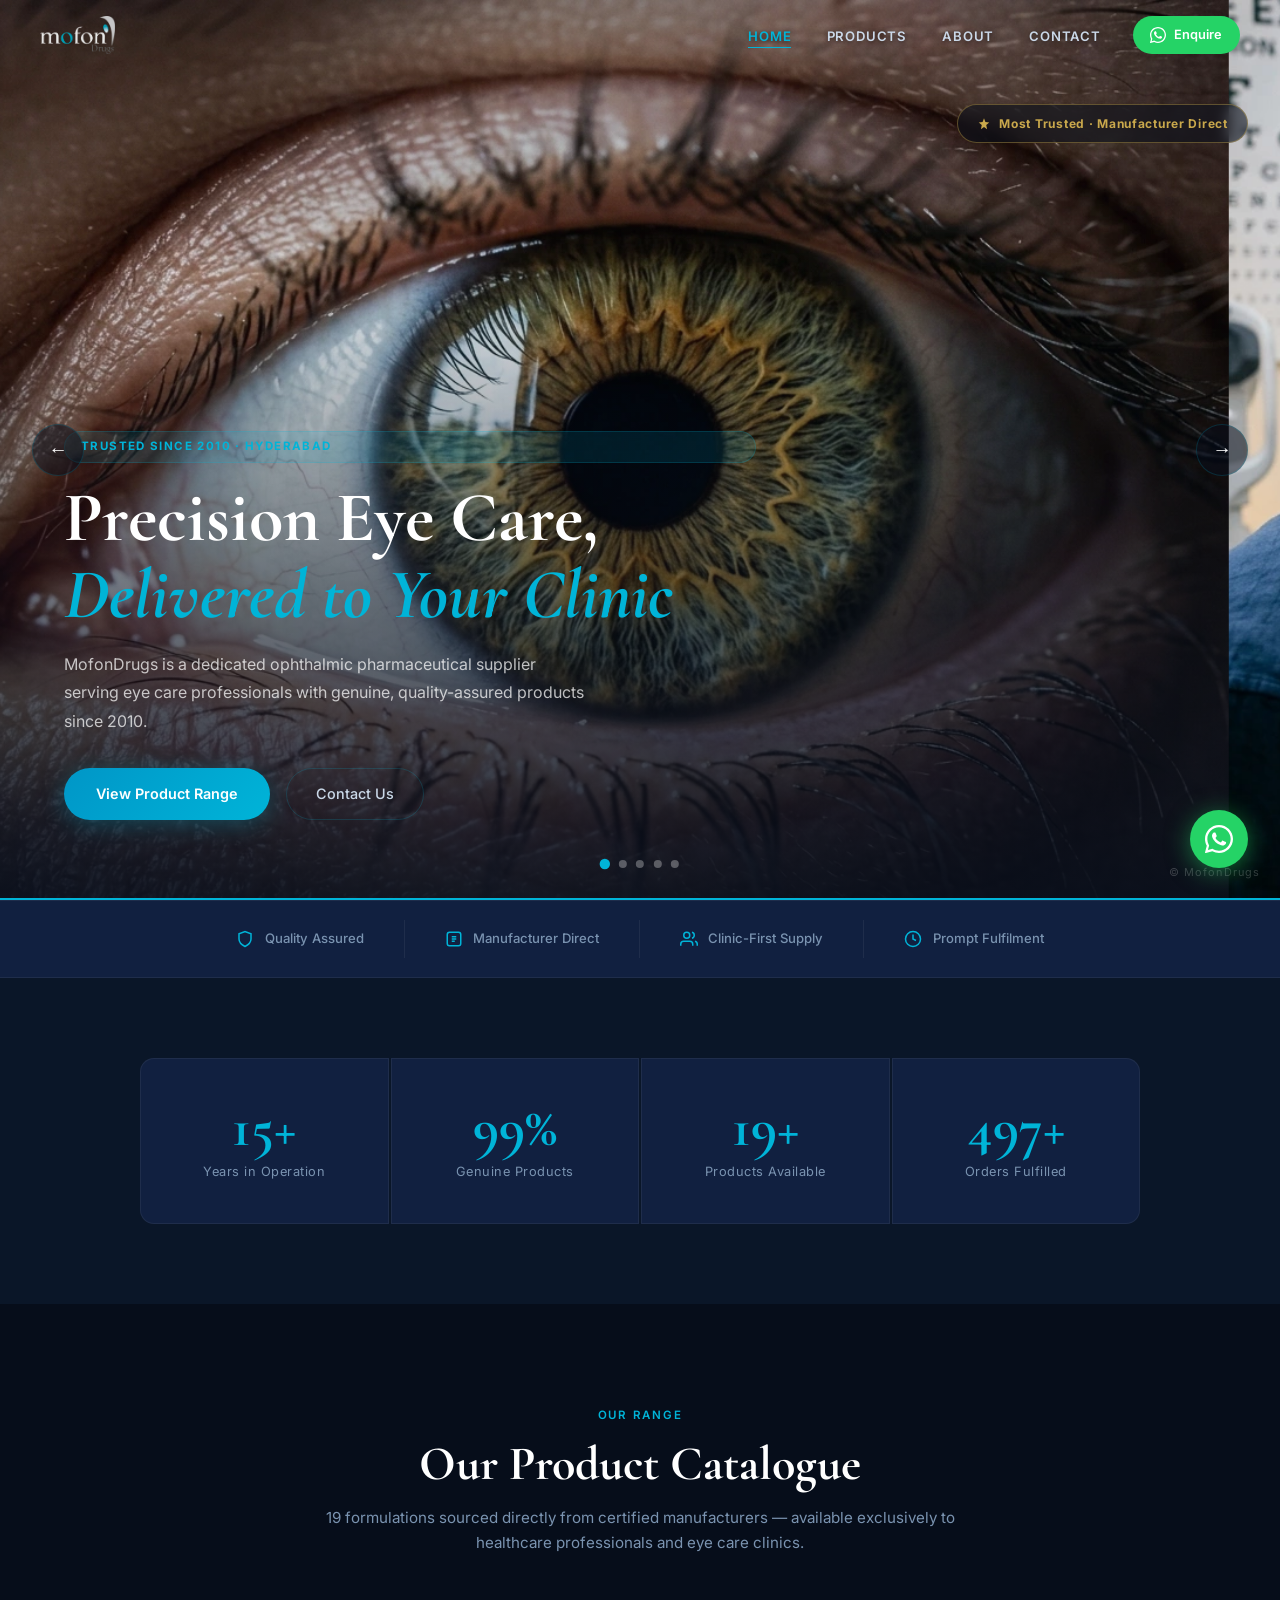
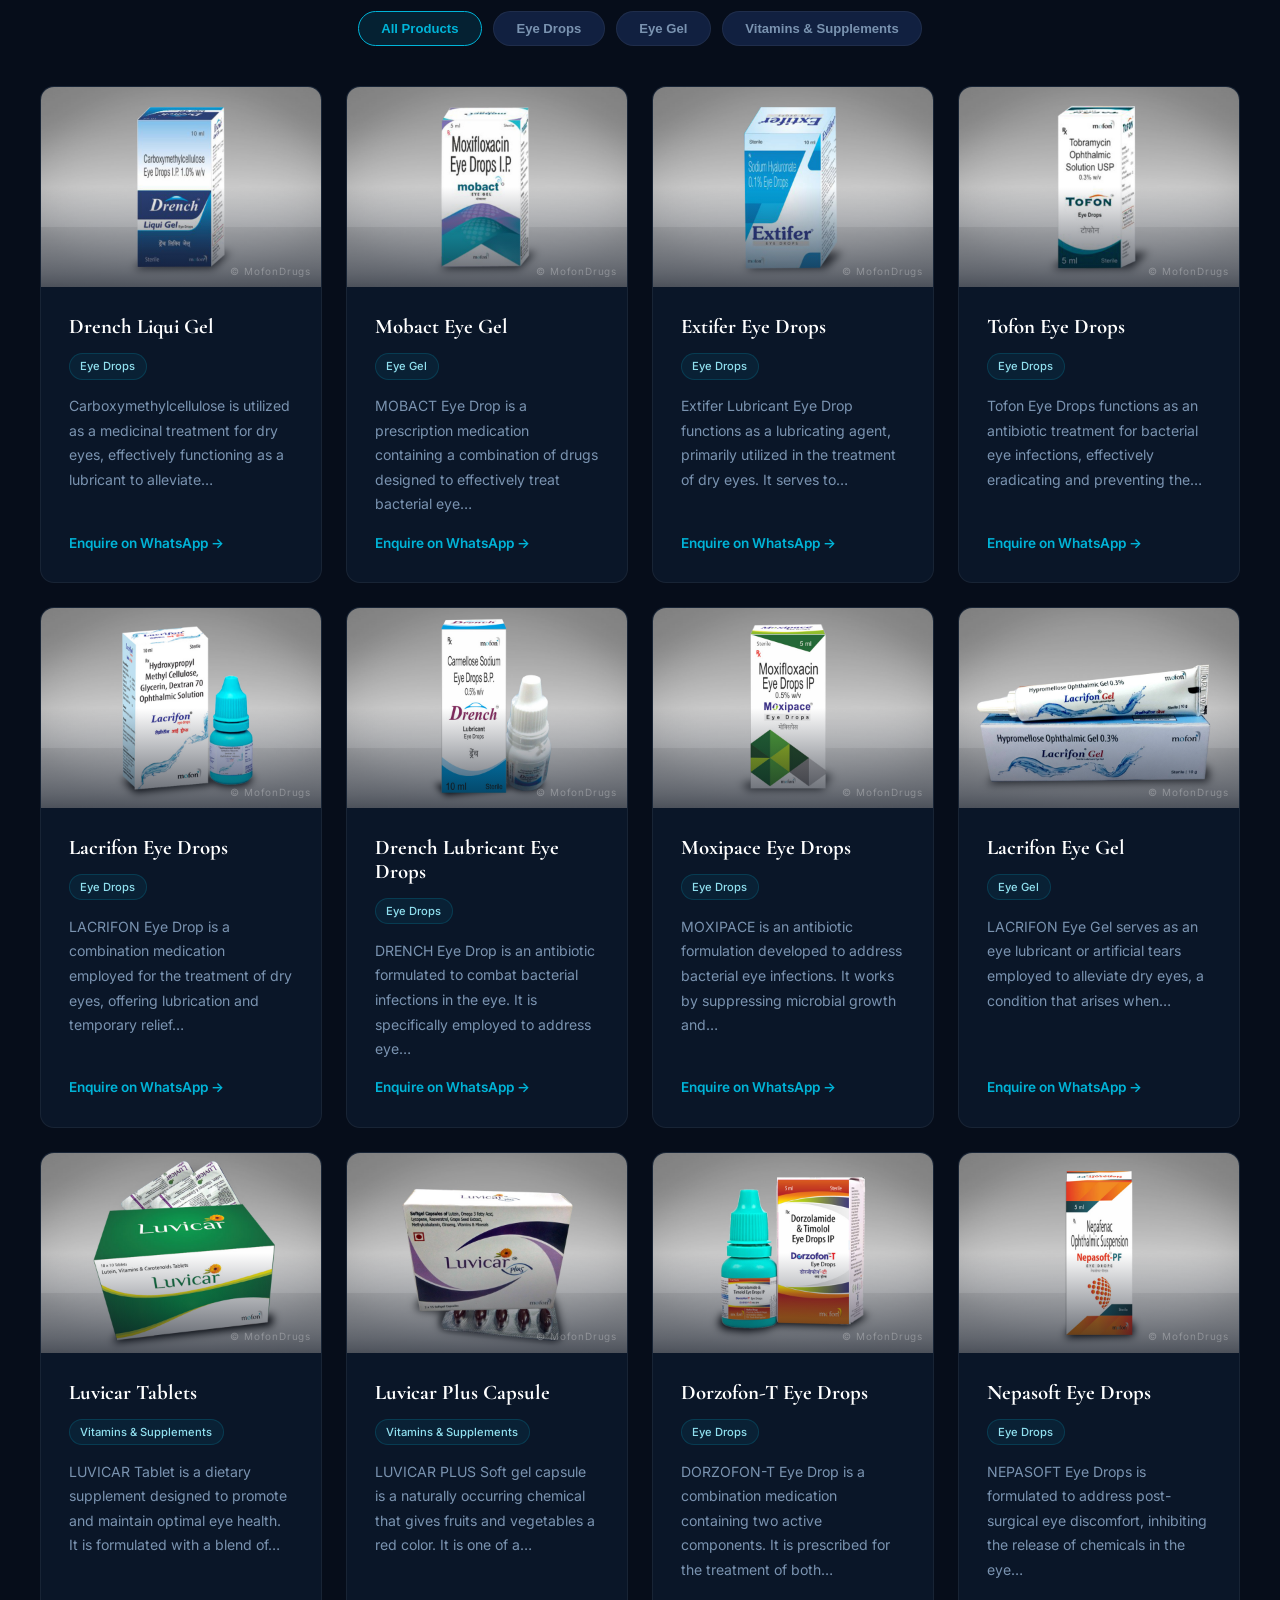
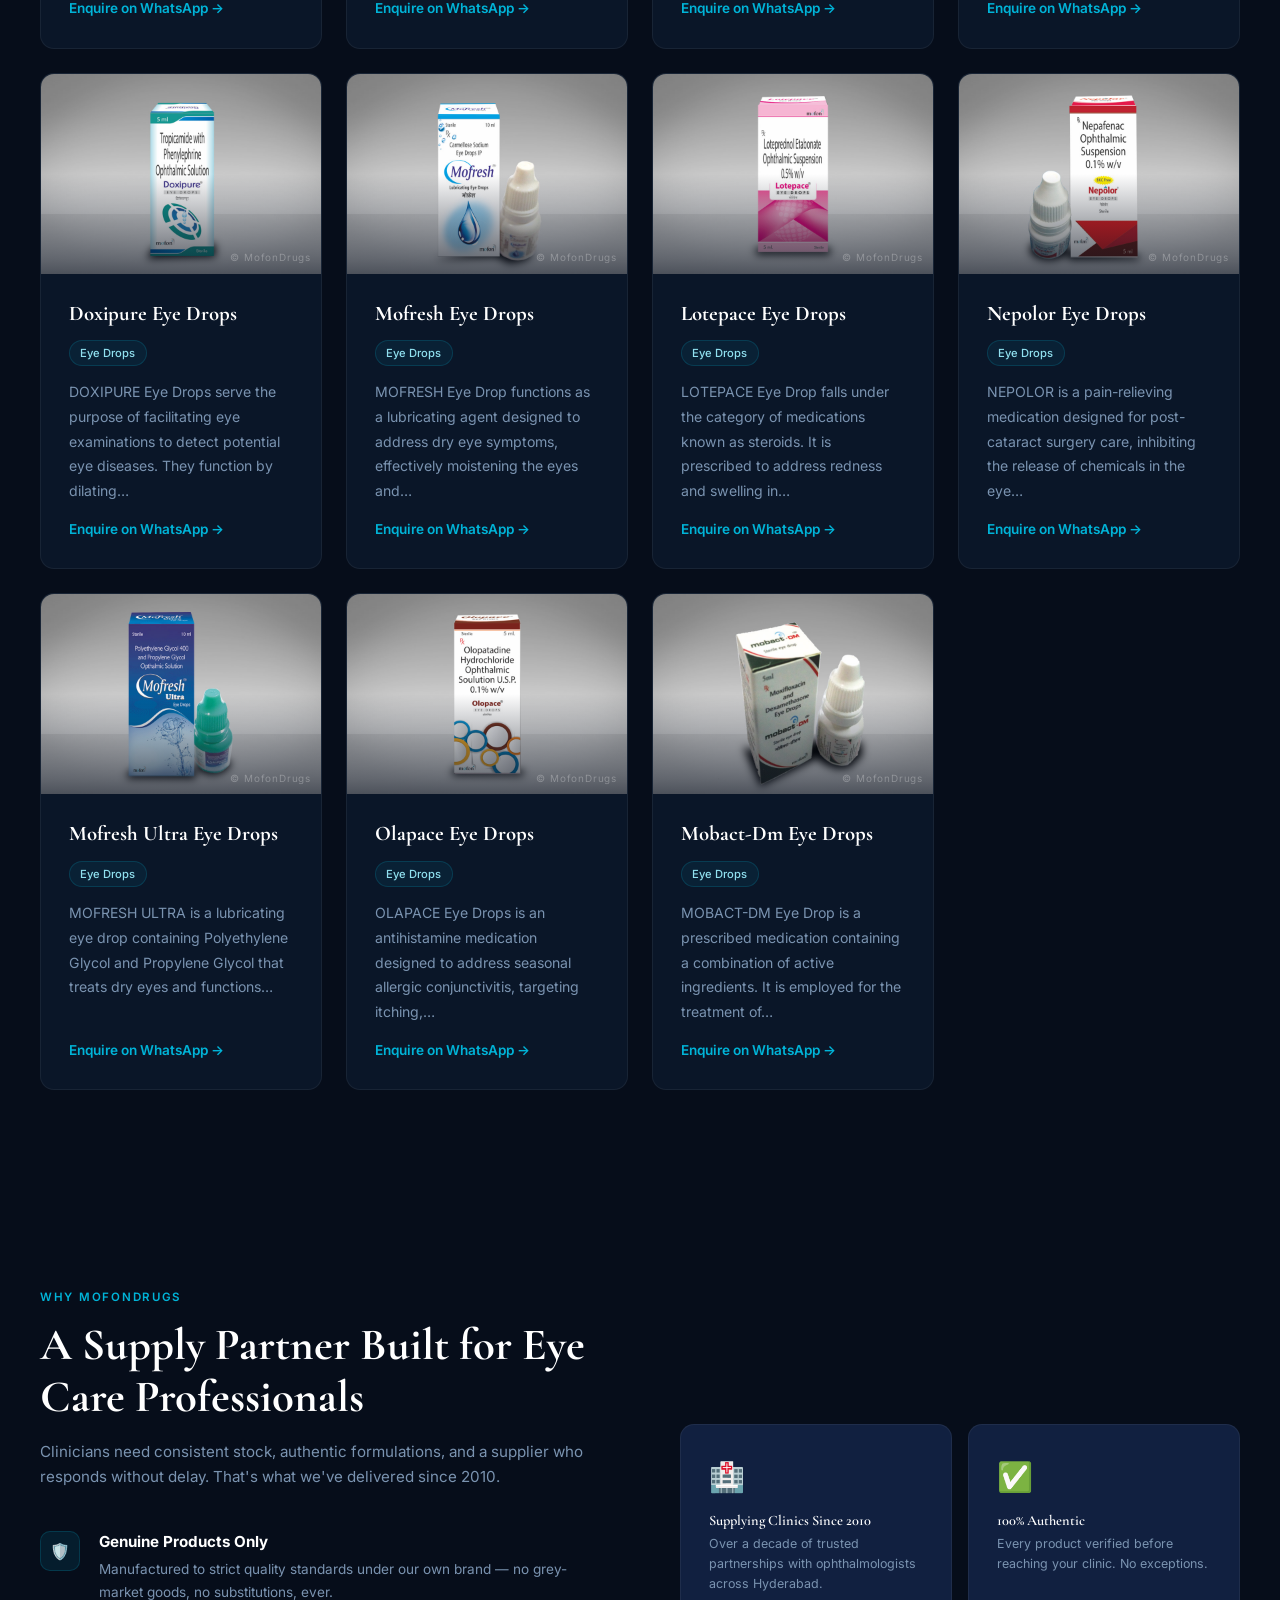
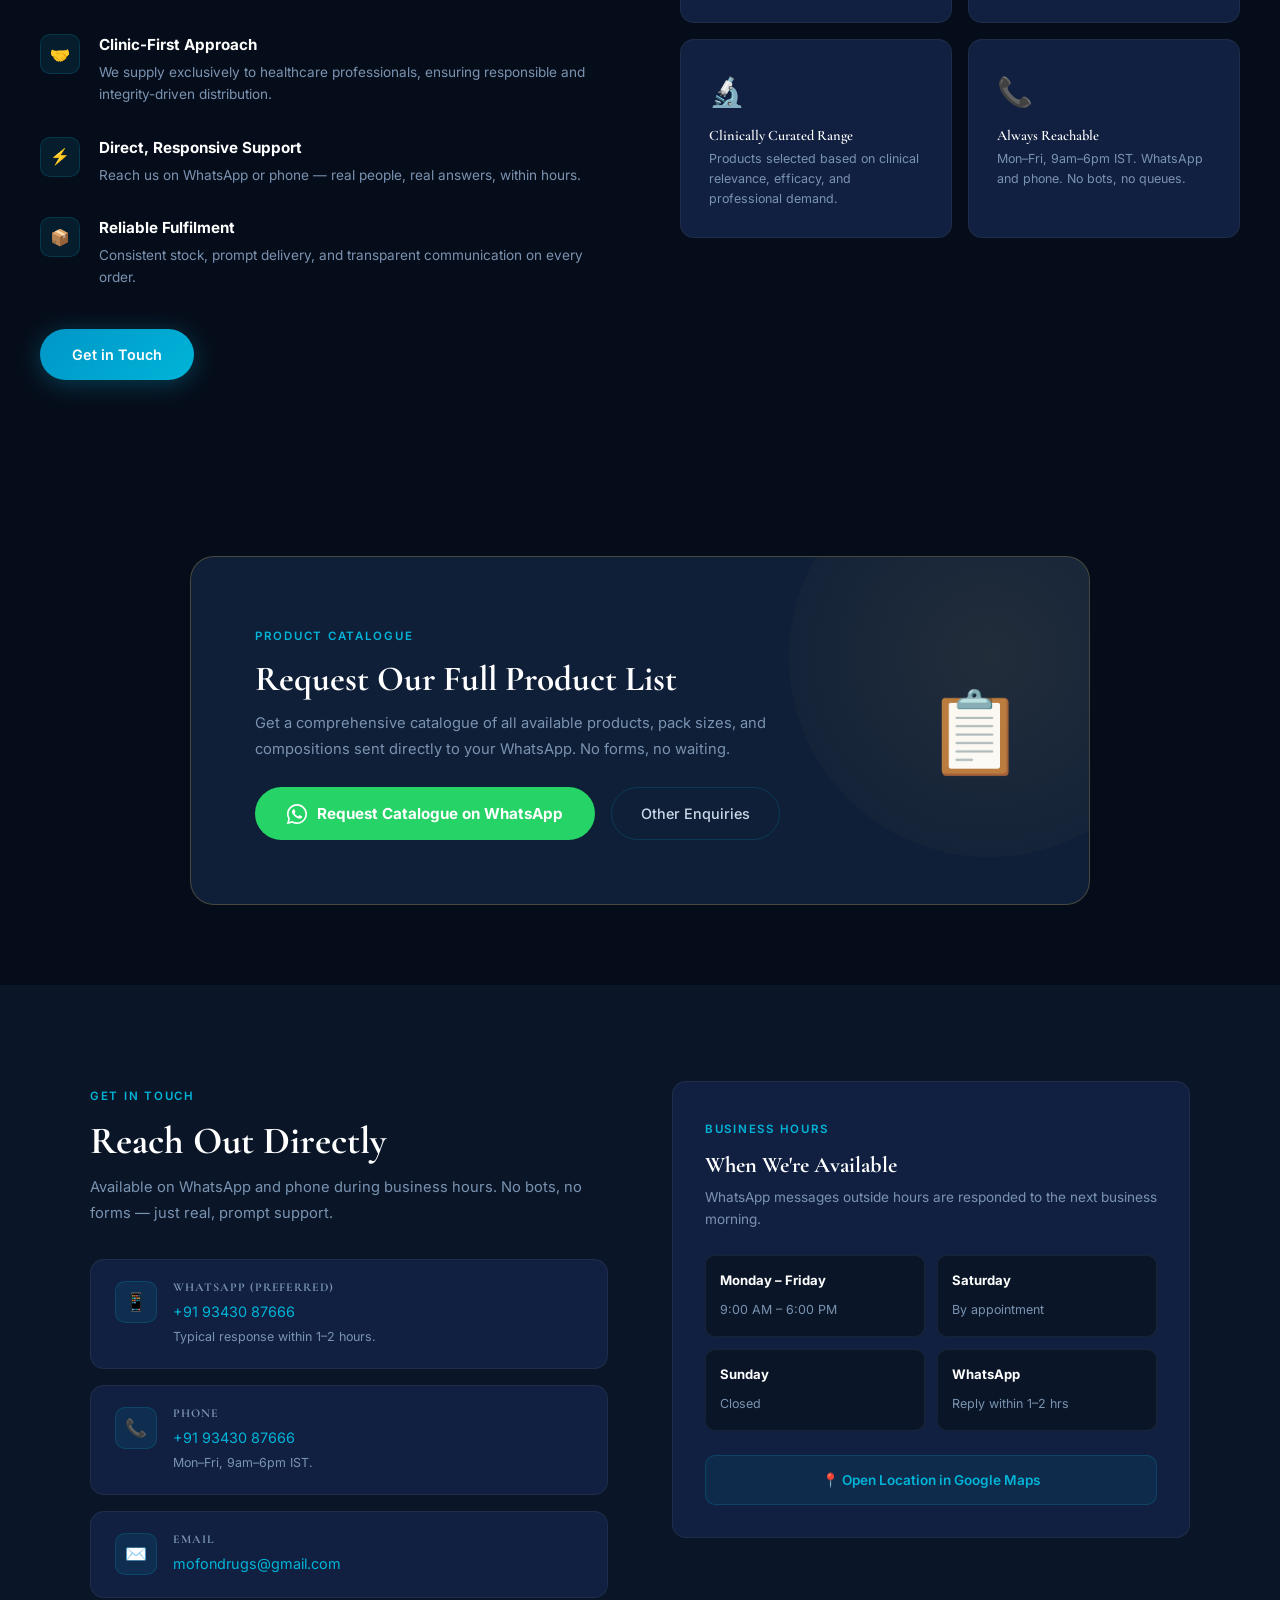
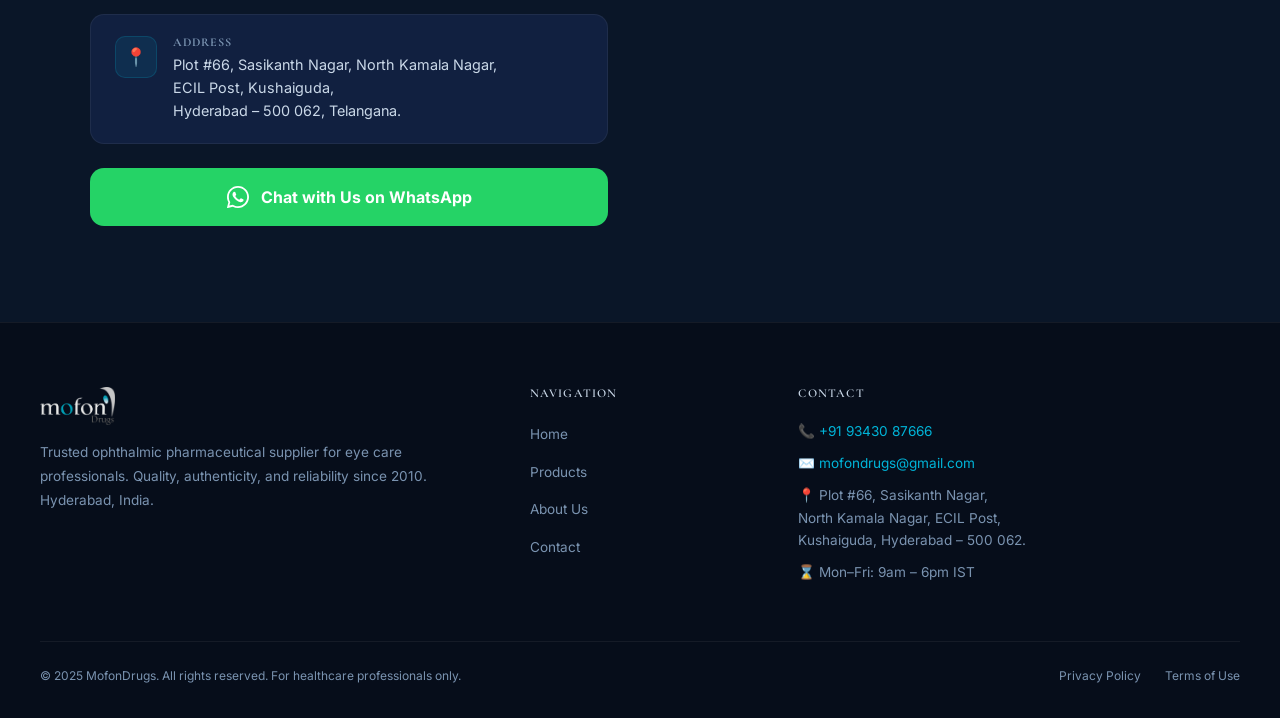
<file: index.html>
<!DOCTYPE html>
<html lang="en">
<head>
  <meta charset="UTF-8" />
  <meta name="viewport" content="width=device-width, initial-scale=1.0" />
  <meta name="description" content="MofonDrugs – Trusted pharmaceutical supply partner for ophthalmologists and eye care clinics. Eye drops, gels, vitamins & OTC. Hyderabad, India." />
  <meta property="og:title" content="MofonDrugs – Eye Care Pharmaceutical Supplier" />
  <meta property="og:description" content="Trusted supply partner for eye care professionals since 2010. Hyderabad, India." />
  <title>MofonDrugs – Eye Care Pharmaceutical Supplier</title>
  <link rel="preconnect" href="https://fonts.googleapis.com" />
  <link href="https://fonts.googleapis.com/css2?family=Cormorant+Garamond:ital,wght@0,400;0,600;0,700;1,400;1,600&family=Inter:wght@300;400;500;600&display=swap" rel="stylesheet" />
  <style>
    *,*::before,*::after{box-sizing:border-box;margin:0;padding:0}
    :root{
      --bg:#060d1a;--bg2:#0a1628;--bg3:#0f1f38;--surface:#112040;
      --border:rgba(0,180,216,0.18);--border2:rgba(255,255,255,0.06);
      --teal:#00B4D8;--teal2:#0096C7;--aqua:#90E0EF;--gold:#C9A84C;
      --white:#ffffff;--off:#cad8e8;--muted:#7a93b0;--wa:#25D366;--r:14px;
      --glow:0 0 40px rgba(0,180,216,0.18);
    }
    html{scroll-behavior:smooth}
    body{font-family:'Inter',sans-serif;background:var(--bg);color:var(--off);line-height:1.65;overflow-x:hidden;-webkit-user-select:none;-moz-user-select:none;user-select:none}
    h1,h2,h3,h4{font-family:'Cormorant Garamond',serif;line-height:1.15}
    a{text-decoration:none;color:inherit}
    ul{list-style:none}
    img{max-width:100%;display:block;-webkit-user-drag:none;pointer-events:none}
    a,button{pointer-events:auto}

    /* PARTICLES */
    #particles{position:fixed;inset:0;z-index:0;pointer-events:none;opacity:0.45}

    /* NAVBAR */
    .navbar{position:fixed;top:0;left:0;right:0;z-index:100;padding:1rem 2rem;transition:background .4s,border-color .4s}
    .navbar.scrolled{background:rgba(6,13,26,0.94);backdrop-filter:blur(18px);border-bottom:1px solid var(--border)}
    .nav-inner{max-width:1200px;margin:0 auto;display:flex;align-items:center;gap:2rem}
    .logo{display:flex;align-items:center;gap:0.6rem;font-family:'Cormorant Garamond',serif;font-size:1.4rem;font-weight:700;color:var(--white)}
    .logo-img{height:38px;width:auto;border-radius:0;object-fit:contain;pointer-events:auto;-webkit-user-drag:none}
    .nav-links{display:flex;gap:2.2rem;margin-left:auto}
    .nav-links a{font-size:0.82rem;font-weight:600;color:var(--off);letter-spacing:0.06em;text-transform:uppercase;transition:color .2s;position:relative;text-shadow:0 1px 4px rgba(0,0,0,0.5)}
    .nav-links a:hover,.nav-links a.active{color:var(--teal)}
    .nav-links a.active::after{content:'';position:absolute;bottom:-4px;left:0;right:0;height:1px;background:var(--teal)}
    .btn-wa-nav{display:flex;align-items:center;gap:0.5rem;background:var(--wa);color:white;padding:0.5rem 1.1rem;border-radius:50px;font-size:0.8rem;font-weight:600;transition:transform .2s,box-shadow .2s;white-space:nowrap}
    .btn-wa-nav:hover{transform:translateY(-1px);box-shadow:0 4px 16px rgba(37,211,102,0.4)}
    .hamburger{display:none;flex-direction:column;gap:5px;background:none;border:none;cursor:pointer;margin-left:auto}
    .hamburger span{display:block;width:24px;height:1.5px;background:var(--off);transition:.3s}
    .mobile-nav{display:none;position:fixed;inset:0;z-index:99;background:rgba(6,13,26,0.98);backdrop-filter:blur(20px);flex-direction:column;align-items:center;justify-content:center;gap:2.5rem}
    .mobile-nav.open{display:flex}
    .mobile-nav a{font-family:'Cormorant Garamond',serif;font-size:2rem;color:var(--white)}
    .mobile-nav .close-btn{position:absolute;top:1.5rem;right:2rem;font-size:2rem;color:var(--muted);background:none;border:none;cursor:pointer}

    /* CAROUSEL */
    .carousel{position:relative;width:100%;height:100vh;overflow:hidden;z-index:1}
    .trust-seal{position:absolute;top:6.5rem;right:2rem;z-index:5;display:flex;align-items:center;gap:0.5rem;background:rgba(6,13,26,0.55);border:1px solid rgba(201,168,76,0.4);color:var(--gold);font-size:0.75rem;font-weight:700;padding:0.55rem 1.2rem;border-radius:50px;letter-spacing:0.06em;backdrop-filter:blur(8px)}
    .trust-seal svg{flex-shrink:0}
    @media(max-width:700px){.trust-seal{display:none}}
    .carousel-track{display:flex;height:100%;transition:transform 1s cubic-bezier(0.77,0,0.18,1)}
    .carousel-slide{flex:0 0 100%;height:100%;position:relative}
    .carousel-slide img{width:100%;height:100%;object-fit:cover;-webkit-user-drag:none;pointer-events:none;transform:scale(1.08);transition:transform 8s ease}
    .carousel-slide.active img{transform:scale(1)}
    .carousel-slide::after{content:'';position:absolute;inset:0;background:linear-gradient(to bottom,rgba(6,13,26,0.3) 0%,rgba(6,13,26,0.1) 30%,rgba(6,13,26,0.55) 65%,rgba(6,13,26,0.92) 100%)}
    .carousel-slide::before{content:'© MofonDrugs';position:absolute;bottom:18px;right:20px;z-index:3;font-size:0.68rem;color:rgba(255,255,255,0.2);letter-spacing:0.1em;pointer-events:none}
    .slide-content{position:absolute;inset:0;z-index:2;display:flex;flex-direction:column;justify-content:flex-end;padding:5rem 4rem;max-width:820px}
    .slide-tag{display:inline-block;background:rgba(0,180,216,0.12);border:1px solid var(--border);color:var(--teal);font-size:0.72rem;font-weight:700;padding:0.35rem 1rem;border-radius:50px;letter-spacing:0.12em;text-transform:uppercase;margin-bottom:1rem;opacity:0;transform:translateY(20px);transition:opacity .6s .2s ease,transform .6s .2s ease}
    .slide-title{font-family:'Cormorant Garamond',serif;font-size:clamp(2.4rem,5.5vw,4.5rem);color:var(--white);line-height:1.1;margin-bottom:1rem;opacity:0;transform:translateY(24px);transition:opacity .7s .35s ease,transform .7s .35s ease}
    .slide-title em{color:var(--teal);font-style:italic}
    .slide-sub{font-size:1rem;color:rgba(255,255,255,0.72);max-width:520px;line-height:1.8;margin-bottom:2rem;opacity:0;transform:translateY(20px);transition:opacity .7s .5s ease,transform .7s .5s ease}
    .slide-actions{display:flex;gap:1rem;flex-wrap:wrap;opacity:0;transform:translateY(16px);transition:opacity .6s .65s ease,transform .6s .65s ease}
    .carousel-slide.active .slide-tag,.carousel-slide.active .slide-title,.carousel-slide.active .slide-sub,.carousel-slide.active .slide-actions{opacity:1;transform:translateY(0)}
    .carousel-prev,.carousel-next{position:absolute;top:50%;z-index:10;transform:translateY(-50%);width:52px;height:52px;border-radius:50%;background:rgba(6,13,26,0.5);border:1px solid var(--border);color:white;font-size:1.2rem;cursor:pointer;display:flex;align-items:center;justify-content:center;transition:background .2s,border-color .2s}
    .carousel-prev{left:2rem}.carousel-next{right:2rem}
    .carousel-prev:hover,.carousel-next:hover{background:rgba(0,180,216,0.2);border-color:var(--teal)}
    .carousel-dots{position:absolute;bottom:2rem;left:50%;z-index:10;transform:translateX(-50%);display:flex;gap:0.6rem}
    .dot{width:8px;height:8px;border-radius:50%;background:rgba(255,255,255,0.3);border:none;cursor:pointer;transition:background .3s,transform .3s}
    .dot.active{background:var(--teal);transform:scale(1.3)}
    .carousel-progress{position:absolute;bottom:0;left:0;z-index:10;height:2px;background:var(--teal);width:0%}

    /* SHARED */
    section{position:relative;z-index:1}
    .section-tag{display:inline-block;font-size:0.72rem;font-weight:600;letter-spacing:0.15em;text-transform:uppercase;color:var(--teal);margin-bottom:0.8rem}
    .section-header{text-align:center;max-width:640px;margin:0 auto 3.5rem}
    .section-header h2{font-size:clamp(2rem,4vw,3rem);color:var(--white);margin-bottom:0.8rem}
    .section-header p{color:var(--muted);font-size:0.95rem}
    .btn-primary{display:inline-flex;align-items:center;gap:0.5rem;background:linear-gradient(135deg,var(--teal2),var(--teal));color:white;padding:0.85rem 2rem;border-radius:50px;font-weight:600;font-size:0.9rem;transition:transform .2s,box-shadow .2s;box-shadow:0 4px 24px rgba(0,180,216,0.3)}
    .btn-primary:hover{transform:translateY(-2px);box-shadow:0 8px 32px rgba(0,180,216,0.5)}
    .btn-outline{display:inline-flex;align-items:center;gap:0.5rem;border:1px solid var(--border);color:var(--off);padding:0.82rem 1.8rem;border-radius:50px;font-weight:500;font-size:0.9rem;transition:border-color .2s,color .2s,background .2s}
    .btn-outline:hover{border-color:var(--teal);color:var(--teal);background:rgba(0,180,216,0.05)}

    /* TRUST STRIP */
    .trust-strip{background:var(--surface);border-top:1px solid var(--border2);border-bottom:1px solid var(--border2);padding:1.2rem 2rem;display:flex;flex-wrap:wrap;justify-content:center;position:relative;z-index:2}
    .trust-item{display:flex;align-items:center;gap:0.65rem;color:var(--muted);font-size:0.82rem;font-weight:500;padding:0.5rem 2.5rem;border-right:1px solid var(--border2);transition:color .2s}
    .trust-item:last-child{border-right:none}
    .trust-item svg{color:var(--teal);flex-shrink:0}
    .trust-item:hover{color:var(--off)}

    /* STATS */
    .stats-section{padding:5rem 2rem;background:var(--bg2)}
    .stats-inner{max-width:1000px;margin:0 auto;display:grid;grid-template-columns:repeat(4,1fr);gap:2px}
    .stat-card{background:var(--surface);padding:2.5rem 2rem;text-align:center;border:1px solid var(--border2);position:relative;overflow:hidden;transition:border-color .3s}
    .stat-card:first-child{border-radius:var(--r) 0 0 var(--r)}.stat-card:last-child{border-radius:0 var(--r) var(--r) 0}
    .stat-card::before{content:'';position:absolute;top:0;left:0;right:0;height:2px;background:linear-gradient(90deg,transparent,var(--teal),transparent);opacity:0;transition:opacity .3s}
    .stat-card:hover{border-color:var(--border)}.stat-card:hover::before{opacity:1}
    .stat-num{font-family:'Cormorant Garamond',serif;font-size:3.5rem;font-weight:700;color:var(--white);line-height:1;margin-bottom:0.4rem}
    .stat-num span{color:var(--teal)}
    .stat-lbl{font-size:0.8rem;color:var(--muted);letter-spacing:0.04em}

    /* PRODUCTS */
    .products-section{padding:6rem 2rem;background:var(--bg)}
    .filter-tabs{display:flex;flex-wrap:wrap;justify-content:center;gap:0.7rem;margin-bottom:2.5rem}
    .filter-tab{background:var(--surface);border:1px solid var(--border2);color:var(--muted);font-size:0.82rem;font-weight:600;padding:0.55rem 1.4rem;border-radius:50px;cursor:pointer;transition:border-color .2s,color .2s,background .2s}
    .filter-tab:hover{color:var(--off);border-color:var(--border)}
    .filter-tab.active{background:rgba(0,180,216,0.12);border-color:var(--teal);color:var(--teal)}
    .products-grid{max-width:1200px;margin:0 auto;display:grid;grid-template-columns:repeat(auto-fill,minmax(260px,1fr));gap:1.5rem}
    .products-empty{text-align:center;color:var(--muted);font-size:0.9rem;padding:2rem;grid-column:1/-1}
    .product-card{background:var(--bg2);border:1px solid var(--border2);border-radius:var(--r);overflow:hidden;display:flex;flex-direction:column;position:relative;transition:border-color .3s,transform .3s,box-shadow .3s}
    .product-card::before{content:'';position:absolute;top:0;left:0;right:0;height:1px;background:linear-gradient(90deg,transparent,var(--teal),transparent);opacity:0;transition:opacity .3s;z-index:1}
    .product-card:hover{border-color:var(--border);transform:translateY(-5px);box-shadow:0 24px 64px rgba(0,0,0,0.5),var(--glow)}
    .product-card:hover::before{opacity:1}
    .product-img-wrap{position:relative;width:100%;height:200px;overflow:hidden;background:var(--surface)}
    .product-img-wrap img{width:100%;height:100%;object-fit:cover;transition:transform .5s ease;pointer-events:none;-webkit-user-drag:none}
    .product-card:hover .product-img-wrap img{transform:scale(1.06)}
    .product-img-wrap::after{content:'© MofonDrugs';position:absolute;bottom:8px;right:10px;font-size:0.62rem;color:rgba(255,255,255,0.28);letter-spacing:0.08em;pointer-events:none;z-index:2}
    .product-img-overlay{position:absolute;inset:0;background:linear-gradient(to bottom,transparent 50%,rgba(6,13,26,0.7) 100%);z-index:1}
    .product-body{padding:1.75rem;display:flex;flex-direction:column;gap:0.9rem;flex:1}
    .product-card h3{font-size:1.3rem;color:var(--white)}
    .product-body>p{font-size:0.88rem;color:var(--muted);line-height:1.75}
    .product-tags{display:flex;flex-wrap:wrap;gap:0.45rem}
    .tag{background:rgba(0,180,216,0.07);border:1px solid var(--border);color:var(--aqua);font-size:0.7rem;font-weight:500;padding:0.18rem 0.65rem;border-radius:50px}
    .card-cta{display:inline-flex;align-items:center;gap:0.4rem;margin-top:auto;color:var(--teal);font-size:0.85rem;font-weight:600;transition:gap .2s,color .2s}
    .card-cta:hover{gap:0.75rem;color:var(--aqua)}

    /* WHY */
    .why-section{padding:6rem 2rem;background:var(--bg)}
    .why-inner{max-width:1200px;margin:0 auto;display:grid;grid-template-columns:1fr 1fr;gap:5rem;align-items:center}
    .why-text h2{font-size:clamp(2rem,3.5vw,2.8rem);color:var(--white);margin-bottom:1rem}
    .why-text>p{color:var(--muted);margin-bottom:2.5rem;font-size:0.95rem}
    .why-list{display:flex;flex-direction:column;gap:1.8rem;margin-bottom:2.5rem}
    .why-item{display:flex;gap:1.2rem;align-items:flex-start}
    .why-icon{width:40px;height:40px;border-radius:10px;background:rgba(0,180,216,0.1);border:1px solid var(--border);display:flex;align-items:center;justify-content:center;font-size:1rem;flex-shrink:0;margin-top:2px}
    .why-item strong{display:block;color:var(--white);margin-bottom:0.25rem;font-size:0.95rem}
    .why-item p{font-size:0.85rem;color:var(--muted)}
    .why-visual{display:grid;grid-template-columns:1fr 1fr;gap:1rem}
    .wv-card{background:var(--surface);border:1px solid var(--border2);border-radius:var(--r);padding:1.75rem;transition:border-color .3s,transform .3s}
    .wv-card:hover{border-color:var(--border);transform:translateY(-3px)}
    .wv-card .wv-icon{font-size:1.8rem;margin-bottom:0.75rem}
    .wv-card h4{font-size:0.9rem;color:var(--white);margin-bottom:0.3rem;font-weight:600}
    .wv-card p{font-size:0.78rem;color:var(--muted);line-height:1.6}

    /* CATALOGUE */
    .catalogue-section{padding:5rem 2rem;background:var(--bg)}
    .catalogue-inner{max-width:900px;margin:0 auto;background:var(--bg3);border:1px solid rgba(201,168,76,0.3);border-radius:24px;padding:4rem;display:flex;align-items:center;gap:4rem;position:relative;overflow:hidden}
    .catalogue-inner::before{content:'';position:absolute;top:-100px;right:-100px;width:400px;height:400px;border-radius:50%;background:radial-gradient(circle,rgba(201,168,76,0.10),transparent);pointer-events:none}
    .cat-text{flex:1}
    .cat-text h2{font-size:2.2rem;color:var(--white);margin-bottom:0.75rem}
    .cat-text p{color:var(--muted);font-size:0.92rem;line-height:1.75;margin-bottom:1.5rem}
    .cat-actions{display:flex;gap:1rem;flex-wrap:wrap}
    .btn-wa-big{display:inline-flex;align-items:center;gap:0.65rem;background:var(--wa);color:white;padding:0.9rem 2rem;border-radius:50px;font-weight:700;font-size:0.95rem;transition:transform .2s,box-shadow .2s}
    .btn-wa-big:hover{transform:translateY(-2px);box-shadow:0 8px 28px rgba(37,211,102,0.4)}
    .cat-icon{font-size:5rem;flex-shrink:0}

    /* CONTACT */
    .contact-section{padding:6rem 2rem;background:var(--bg2)}
    .contact-inner{max-width:1100px;margin:0 auto;display:grid;grid-template-columns:1fr 1fr;gap:4rem;align-items:start}
    .contact-info h2{font-size:clamp(1.8rem,3vw,2.4rem);color:var(--white);margin-bottom:0.75rem}
    .contact-info>p{color:var(--muted);font-size:0.92rem;margin-bottom:2rem;line-height:1.75}
    .contact-card{background:var(--surface);border:1px solid var(--border2);border-radius:var(--r);padding:1.3rem 1.5rem;display:flex;align-items:flex-start;gap:1rem;margin-bottom:1rem;transition:border-color .3s}
    .contact-card:hover{border-color:var(--border)}
    .cc-icon{width:42px;height:42px;border-radius:10px;background:rgba(0,180,216,0.1);border:1px solid var(--border);display:flex;align-items:center;justify-content:center;font-size:1.1rem;flex-shrink:0}
    .contact-card h4{font-size:0.75rem;color:var(--muted);text-transform:uppercase;letter-spacing:0.08em;margin-bottom:0.2rem}
    .contact-card p,.contact-card a{font-size:0.9rem;color:var(--off);line-height:1.6}
    .contact-card a{color:var(--teal)}
    .contact-card a:hover{color:var(--aqua)}
    .wa-full{display:flex;align-items:center;justify-content:center;gap:0.75rem;background:var(--wa);color:white;padding:1rem 2rem;border-radius:var(--r);font-weight:700;font-size:1rem;margin-top:1.5rem;transition:transform .2s,box-shadow .2s}
    .wa-full:hover{transform:translateY(-2px);box-shadow:0 8px 28px rgba(37,211,102,0.4)}
    .contact-meta{background:var(--surface);border:1px solid var(--border2);border-radius:var(--r);padding:2rem}
    .contact-meta h3{font-size:1.4rem;color:var(--white);margin-bottom:0.5rem}
    .contact-meta>p{color:var(--muted);font-size:0.85rem;margin-bottom:1.5rem}
    .hours-grid{display:grid;grid-template-columns:1fr 1fr;gap:0.75rem;margin-bottom:1.5rem}
    .hour-card{background:var(--bg2);border:1px solid var(--border2);border-radius:10px;padding:0.9rem}
    .hour-card strong{display:block;color:var(--white);font-size:0.82rem;margin-bottom:0.2rem}
    .hour-card span{color:var(--muted);font-size:0.78rem}
    .map-btn{display:flex;align-items:center;justify-content:center;gap:0.5rem;background:rgba(0,180,216,0.08);border:1px solid var(--border);color:var(--teal);padding:0.8rem;border-radius:10px;font-size:0.85rem;font-weight:600;transition:background .2s}
    .map-btn:hover{background:rgba(0,180,216,0.15)}

    /* FOOTER */
    .footer{background:var(--bg);border-top:1px solid var(--border2);padding:4rem 2rem 2rem}
    .footer-inner{max-width:1200px;margin:0 auto;display:grid;grid-template-columns:2fr 1fr 2fr;gap:3rem;padding-bottom:3rem;border-bottom:1px solid var(--border2)}
    .footer-brand .logo{margin-bottom:1rem;display:inline-flex}
    .footer-brand p{font-size:0.85rem;color:var(--muted);line-height:1.75}
    .footer h4{font-size:0.75rem;font-weight:600;color:var(--off);text-transform:uppercase;letter-spacing:0.1em;margin-bottom:1.2rem}
    .footer-links ul{display:flex;flex-direction:column;gap:0.7rem}
    .footer-links a{font-size:0.85rem;color:var(--muted);transition:color .2s}
    .footer-links a:hover{color:var(--teal)}
    .footer-contact p{font-size:0.85rem;color:var(--muted);margin-bottom:0.6rem;line-height:1.65}
    .footer-contact a{color:var(--teal)}
    .footer-contact a:hover{color:var(--aqua)}
    .footer-bottom{max-width:1200px;margin:0 auto;padding-top:1.5rem;display:flex;justify-content:space-between;align-items:center;gap:1rem;flex-wrap:wrap}
    .footer-bottom p{font-size:0.75rem;color:var(--muted)}
    .footer-bottom a{color:var(--muted);font-size:0.75rem;transition:color .2s}
    .footer-bottom a:hover{color:var(--teal)}

    /* FLOAT WA */
    .float-wa{position:fixed;bottom:2rem;right:2rem;z-index:200;width:58px;height:58px;border-radius:50%;background:var(--wa);display:flex;align-items:center;justify-content:center;box-shadow:0 4px 24px rgba(37,211,102,0.5);transition:transform .25s;animation:waPulse 3s ease-in-out infinite}
    .float-wa:hover{transform:scale(1.12);animation:none;box-shadow:0 8px 32px rgba(37,211,102,0.6)}

    /* REVEAL */
    .reveal{opacity:0;transform:translateY(32px);transition:opacity .7s ease,transform .7s ease}
    .reveal.visible{opacity:1;transform:translateY(0)}
    .reveal-delay-1{transition-delay:.1s}.reveal-delay-2{transition-delay:.2s}.reveal-delay-3{transition-delay:.3s}

    /* KEYFRAMES */
    @keyframes waPulse{0%,100%{box-shadow:0 4px 24px rgba(37,211,102,0.5)}50%{box-shadow:0 4px 40px rgba(37,211,102,0.8),0 0 0 12px rgba(37,211,102,0.1)}}

    /* RESPONSIVE */
    @media(max-width:1000px){
      .why-inner{grid-template-columns:1fr;gap:3rem}
      .why-visual{grid-template-columns:1fr 1fr}
      .contact-inner{grid-template-columns:1fr;gap:2.5rem}
      .footer-inner{grid-template-columns:1fr 1fr;gap:2rem}
      .catalogue-inner{flex-direction:column;gap:2rem;text-align:center;padding:2.5rem}
      .cat-actions{justify-content:center}
      .cat-icon{display:none}
    }
    @media(max-width:700px){
      .nav-links,.btn-wa-nav{display:none}
      .hamburger{display:flex}
      .stats-inner{grid-template-columns:1fr 1fr}
      .stat-card:first-child{border-radius:var(--r) 0 0 0}
      .stat-card:last-child{border-radius:0 0 var(--r) 0}
      .products-grid{grid-template-columns:1fr}
      .why-visual{grid-template-columns:1fr}
      .footer-inner{grid-template-columns:1fr}
      .trust-item{border-right:none;padding:0.5rem 1rem}
      .footer-bottom{flex-direction:column;text-align:center}
      .slide-content{padding:3rem 1.5rem}
      .carousel-prev{left:0.75rem}.carousel-next{right:0.75rem}
    }
  </style>
</head>
<body>

<canvas id="particles"></canvas>

<div class="mobile-nav" id="mobileNav">
  <button class="close-btn" id="closeNav">&#10005;</button>
  <a href="#home" onclick="closeMobileNav()">Home</a>
  <a href="#products" onclick="closeMobileNav()">Products</a>
  <a href="#about" onclick="closeMobileNav()">About</a>
  <a href="#contact" onclick="closeMobileNav()">Contact</a>
  <a href="https://wa.me/919343087666" target="_blank" style="color:var(--wa)">WhatsApp Us</a>
</div>

<nav class="navbar" id="navbar">
  <div class="nav-inner">
    <a class="logo" href="#home">
      <img src="images/logo-dark-bg.png" alt="MofonDrugs" class="logo-img">
    </a>
    <ul class="nav-links">
      <li><a href="#home" class="active">Home</a></li>
      <li><a href="#products">Products</a></li>
      <li><a href="#about">About</a></li>
      <li><a href="#contact">Contact</a></li>
    </ul>
    <a class="btn-wa-nav" href="https://wa.me/919343087666?text=Hello%20MofonDrugs%2C%20I%20would%20like%20to%20enquire." target="_blank">
      <svg width="16" height="16" viewBox="0 0 24 24" fill="currentColor"><path d="M17.472 14.382c-.297-.149-1.758-.867-2.03-.967-.273-.099-.471-.148-.67.15-.197.297-.767.966-.94 1.164-.173.199-.347.223-.644.075-.297-.15-1.255-.463-2.39-1.475-.883-.788-1.48-1.761-1.653-2.059-.173-.297-.018-.458.13-.606.134-.133.298-.347.446-.52.149-.174.198-.298.298-.497.099-.198.05-.371-.025-.52-.075-.149-.669-1.612-.916-2.207-.242-.579-.487-.5-.669-.51-.173-.008-.371-.01-.57-.01-.198 0-.52.074-.792.372-.272.297-1.04 1.016-1.04 2.479 0 1.462 1.065 2.875 1.213 3.074.149.198 2.096 3.2 5.077 4.487.709.306 1.262.489 1.694.625.712.227 1.36.195 1.871.118.571-.085 1.758-.719 2.006-1.413.248-.694.248-1.289.173-1.413-.074-.124-.272-.198-.57-.347z"/><path d="M12 0C5.373 0 0 5.373 0 12c0 2.123.556 4.116 1.529 5.845L.057 23.428a.5.5 0 0 0 .614.614l5.638-1.476A11.946 11.946 0 0 0 12 24c6.627 0 12-5.373 12-12S18.627 0 12 0zm0 22c-1.907 0-3.693-.513-5.228-1.407l-.374-.22-3.882 1.016 1.034-3.794-.242-.389A9.956 9.956 0 0 1 2 12C2 6.477 6.477 2 12 2s10 4.477 10 10-4.477 10-10 10z"/></svg>
      Enquire
    </a>
    <button class="hamburger" id="hamburger"><span></span><span></span><span></span></button>
  </div>
</nav>

<!-- HERO CAROUSEL -->
<section class="carousel" id="home">
  <div class="trust-seal">
    <svg width="14" height="14" viewBox="0 0 24 24" fill="currentColor"><path d="M12 2l2.4 6.6L21 9.3l-5.2 4.6L17.3 21 12 17.3 6.7 21l1.5-7.1L3 9.3l6.6-.7L12 2z"/></svg>
    Most Trusted &middot; Manufacturer Direct
  </div>
  <div class="carousel-track" id="carouselTrack">
    <div class="carousel-slide active">
      <img src="images/slide1.webp" alt="Human eye macro" draggable="false"/>
      <div class="slide-content">
        <span class="slide-tag">Trusted Since 2010 &middot; Hyderabad</span>
        <h1 class="slide-title">Precision Eye Care,<br/><em>Delivered to Your Clinic</em></h1>
        <p class="slide-sub">MofonDrugs is a dedicated ophthalmic pharmaceutical supplier serving eye care professionals with genuine, quality-assured products since 2010.</p>
        <div class="slide-actions">
          <a href="#products" class="btn-primary">View Product Range</a>
          <a href="#contact" class="btn-outline">Contact Us</a>
        </div>
      </div>
    </div>
    <div class="carousel-slide">
      <img src="images/slide2.webp" alt="Ophthalmologist eye examination" draggable="false"/>
      <div class="slide-content">
        <span class="slide-tag">For Healthcare Professionals</span>
        <h1 class="slide-title">Supplying <em>Clinics</em><br/>That Demand Quality</h1>
        <p class="slide-sub">We supply exclusively to ophthalmologists, optometrists, and eye care clinics — ensuring responsible, integrity-driven distribution at every step.</p>
        <div class="slide-actions">
          <a href="#about" class="btn-primary">Why MofonDrugs</a>
          <a href="https://wa.me/919343087666?text=Hello%20MofonDrugs%2C%20I%20would%20like%20to%20enquire." target="_blank" class="btn-outline">WhatsApp Us</a>
        </div>
      </div>
    </div>
    <div class="carousel-slide">
      <img src="images/slide3.webp" alt="Eye drops being applied" draggable="false"/>
      <div class="slide-content">
        <span class="slide-tag">Product Category</span>
        <h1 class="slide-title">Sterile <em>Eye Drops</em><br/>for Every Protocol</h1>
        <p class="slide-sub">Lubricating, anti-infective, anti-allergy, and post-surgical drops — single-dose and multi-dose formats for clinic dispensaries.</p>
        <div class="slide-actions">
          <a href="https://wa.me/919343087666?text=I%20would%20like%20to%20enquire%20about%20Eye%20Drops." target="_blank" class="btn-primary">Enquire on WhatsApp</a>
          <a href="#products" class="btn-outline">All Products</a>
        </div>
      </div>
    </div>
    <div class="carousel-slide">
      <img src="images/08_LACRIFON_EYE-GEL_1.jpg" alt="Eye gel and ointment" draggable="false"/>
      <div class="slide-content">
        <span class="slide-tag">Product Category</span>
        <h1 class="slide-title">Eye Gels &amp;<br/><em>Therapeutic Ointments</em></h1>
        <p class="slide-sub">Viscous ophthalmic formulations for overnight therapy, severe dry eye, and prolonged lubrication — clinically proven, genuinely sourced.</p>
        <div class="slide-actions">
          <a href="https://wa.me/919343087666?text=I%20would%20like%20to%20enquire%20about%20Eye%20Gel." target="_blank" class="btn-primary">Enquire on WhatsApp</a>
          <a href="#products" class="btn-outline">All Products</a>
        </div>
      </div>
    </div>
    <div class="carousel-slide">
      <img src="images/slide5.webp" alt="Eye vitamins and supplements" draggable="false"/>
      <div class="slide-content">
        <span class="slide-tag">Product Category</span>
        <h1 class="slide-title">Ocular Vitamins &amp;<br/><em>Macular Supplements</em></h1>
        <p class="slide-sub">Lutein, Zeaxanthin, Omega-3, and antioxidant complexes for long-term eye health and macular support in your patient care plans.</p>
        <div class="slide-actions">
          <a href="https://wa.me/919343087666?text=I%20would%20like%20to%20enquire%20about%20Eye%20Vitamins." target="_blank" class="btn-primary">Enquire on WhatsApp</a>
          <a href="#products" class="btn-outline">All Products</a>
        </div>
      </div>
    </div>
  </div>
  <button class="carousel-prev" id="prevBtn">&#8592;</button>
  <button class="carousel-next" id="nextBtn">&#8594;</button>
  <div class="carousel-dots" id="carouselDots"></div>
  <div class="carousel-progress" id="carouselProgress"></div>
</section>

<!-- TRUST STRIP -->
<div class="trust-strip">
  <div class="trust-item">
    <svg width="18" height="18" viewBox="0 0 24 24" fill="none" stroke="currentColor" stroke-width="2"><path d="M12 22s8-4 8-10V5l-8-3-8 3v7c0 6 8 10 8 10z"/></svg>Quality Assured
  </div>
  <div class="trust-item">
    <svg width="18" height="18" viewBox="0 0 24 24" fill="none" stroke="currentColor" stroke-width="2"><rect x="3" y="3" width="18" height="18" rx="3"/><path d="M9 9h6M9 12h6M9 15h4"/></svg>Manufacturer Direct
  </div>
  <div class="trust-item">
    <svg width="18" height="18" viewBox="0 0 24 24" fill="none" stroke="currentColor" stroke-width="2"><path d="M17 21v-2a4 4 0 0 0-4-4H5a4 4 0 0 0-4 4v2"/><circle cx="9" cy="7" r="4"/><path d="M23 21v-2a4 4 0 0 0-3-3.87"/><path d="M16 3.13a4 4 0 0 1 0 7.75"/></svg>Clinic-First Supply
  </div>
  <div class="trust-item">
    <svg width="18" height="18" viewBox="0 0 24 24" fill="none" stroke="currentColor" stroke-width="2"><circle cx="12" cy="12" r="10"/><polyline points="12 6 12 12 16 14"/></svg>Prompt Fulfilment
  </div>
</div>

<!-- STATS -->
<section class="stats-section" id="stats">
  <div class="stats-inner">
    <div class="stat-card reveal"><div class="stat-num"><span class="counter" data-target="15">0</span><span>+</span></div><div class="stat-lbl">Years in Operation</div></div>
    <div class="stat-card reveal reveal-delay-1"><div class="stat-num"><span class="counter" data-target="100">0</span><span>%</span></div><div class="stat-lbl">Genuine Products</div></div>
    <div class="stat-card reveal reveal-delay-2"><div class="stat-num"><span class="counter" data-target="19">0</span><span>+</span></div><div class="stat-lbl">Products Available</div></div>
    <div class="stat-card reveal reveal-delay-3"><div class="stat-num"><span class="counter" data-target="500">0</span><span>+</span></div><div class="stat-lbl">Orders Fulfilled</div></div>
  </div>
</section>

<!-- PRODUCTS -->
<section class="products-section" id="products">
  <div style="max-width:1200px;margin:0 auto">
    <div class="section-header reveal">
      <span class="section-tag">Our Range</span>
      <h2>Our Product Catalogue</h2>
      <p>19 formulations sourced directly from certified manufacturers — available exclusively to healthcare professionals and eye care clinics.</p>
    </div>
    <div class="filter-tabs" id="filterTabs">
      <button class="filter-tab active" data-filter="All">All Products</button>
      <button class="filter-tab" data-filter="Eye Drops">Eye Drops</button>
      <button class="filter-tab" data-filter="Eye Gel">Eye Gel</button>
      <button class="filter-tab" data-filter="Vitamins &amp; Supplements">Vitamins &amp; Supplements</button>
    </div>
    <div class="products-grid" id="productsGrid">
      <p class="products-empty">Loading product catalogue&hellip;</p>
    </div>
  </div>
</section>

<!-- WHY US -->
<section class="why-section" id="about">
  <div class="why-inner">
    <div class="why-text reveal">
      <span class="section-tag">Why MofonDrugs</span>
      <h2>A Supply Partner Built for Eye Care Professionals</h2>
      <p>Clinicians need consistent stock, authentic formulations, and a supplier who responds without delay. That's what we've delivered since 2010.</p>
      <div class="why-list">
        <div class="why-item"><div class="why-icon">&#128737;&#65039;</div><div><strong>Genuine Products Only</strong><p>Manufactured to strict quality standards under our own brand — no grey-market goods, no substitutions, ever.</p></div></div>
        <div class="why-item"><div class="why-icon">&#129309;</div><div><strong>Clinic-First Approach</strong><p>We supply exclusively to healthcare professionals, ensuring responsible and integrity-driven distribution.</p></div></div>
        <div class="why-item"><div class="why-icon">&#9889;</div><div><strong>Direct, Responsive Support</strong><p>Reach us on WhatsApp or phone — real people, real answers, within hours.</p></div></div>
        <div class="why-item"><div class="why-icon">&#128230;</div><div><strong>Reliable Fulfilment</strong><p>Consistent stock, prompt delivery, and transparent communication on every order.</p></div></div>
      </div>
      <a href="#contact" class="btn-primary">Get in Touch</a>
    </div>
    <div class="why-visual reveal reveal-delay-2">
      <div class="wv-card"><div class="wv-icon">&#127973;&#65039;</div><h4>Supplying Clinics Since 2010</h4><p>Over a decade of trusted partnerships with ophthalmologists across Hyderabad.</p></div>
      <div class="wv-card"><div class="wv-icon">&#9989;</div><h4>100% Authentic</h4><p>Every product verified before reaching your clinic. No exceptions.</p></div>
      <div class="wv-card"><div class="wv-icon">&#128300;</div><h4>Clinically Curated Range</h4><p>Products selected based on clinical relevance, efficacy, and professional demand.</p></div>
      <div class="wv-card"><div class="wv-icon">&#128222;</div><h4>Always Reachable</h4><p>Mon&#8211;Fri, 9am&#8211;6pm IST. WhatsApp and phone. No bots, no queues.</p></div>
    </div>
  </div>
</section>

<!-- CATALOGUE CTA -->
<section class="catalogue-section">
  <div class="catalogue-inner reveal">
    <div class="cat-text">
      <span class="section-tag">Product Catalogue</span>
      <h2>Request Our Full Product List</h2>
      <p>Get a comprehensive catalogue of all available products, pack sizes, and compositions sent directly to your WhatsApp. No forms, no waiting.</p>
      <div class="cat-actions">
        <a href="https://wa.me/919343087666?text=Hello%20MofonDrugs%2C%20please%20share%20your%20full%20product%20catalogue." target="_blank" class="btn-wa-big">
          <svg width="20" height="20" viewBox="0 0 24 24" fill="currentColor"><path d="M17.472 14.382c-.297-.149-1.758-.867-2.03-.967-.273-.099-.471-.148-.67.15-.197.297-.767.966-.94 1.164-.173.199-.347.223-.644.075-.297-.15-1.255-.463-2.39-1.475-.883-.788-1.48-1.761-1.653-2.059-.173-.297-.018-.458.13-.606.134-.133.298-.347.446-.52.149-.174.198-.298.298-.497.099-.198.05-.371-.025-.52-.075-.149-.669-1.612-.916-2.207-.242-.579-.487-.5-.669-.51-.173-.008-.371-.01-.57-.01-.198 0-.52.074-.792.372-.272.297-1.04 1.016-1.04 2.479 0 1.462 1.065 2.875 1.213 3.074.149.198 2.096 3.2 5.077 4.487.709.306 1.262.489 1.694.625.712.227 1.36.195 1.871.118.571-.085 1.758-.719 2.006-1.413.248-.694.248-1.289.173-1.413-.074-.124-.272-.198-.57-.347z"/><path d="M12 0C5.373 0 0 5.373 0 12c0 2.123.556 4.116 1.529 5.845L.057 23.428a.5.5 0 0 0 .614.614l5.638-1.476A11.946 11.946 0 0 0 12 24c6.627 0 12-5.373 12-12S18.627 0 12 0zm0 22c-1.907 0-3.693-.513-5.228-1.407l-.374-.22-3.882 1.016 1.034-3.794-.242-.389A9.956 9.956 0 0 1 2 12C2 6.477 6.477 2 12 2s10 4.477 10 10-4.477 10-10 10z"/></svg>
          Request Catalogue on WhatsApp
        </a>
        <a href="#contact" class="btn-outline">Other Enquiries</a>
      </div>
    </div>
    <div class="cat-icon">&#128203;</div>
  </div>
</section>

<!-- CONTACT -->
<section class="contact-section" id="contact">
  <div class="contact-inner">
    <div class="contact-info reveal">
      <span class="section-tag">Get in Touch</span>
      <h2>Reach Out Directly</h2>
      <p>Available on WhatsApp and phone during business hours. No bots, no forms &#8212; just real, prompt support.</p>
      <div class="contact-card"><div class="cc-icon">&#128241;</div><div><h4>WhatsApp (Preferred)</h4><a href="https://wa.me/919343087666" target="_blank">+91 93430 87666</a><p style="font-size:0.78rem;margin-top:0.2rem;color:var(--muted)">Typical response within 1&#8211;2 hours.</p></div></div>
      <div class="contact-card"><div class="cc-icon">&#128222;</div><div><h4>Phone</h4><a href="tel:+919343087666">+91 93430 87666</a><p style="font-size:0.78rem;margin-top:0.2rem;color:var(--muted)">Mon&#8211;Fri, 9am&#8211;6pm IST.</p></div></div>
      <div class="contact-card"><div class="cc-icon">&#9993;&#65039;</div><div><h4>Email</h4><a href="mailto:mofondrugs@gmail.com">mofondrugs@gmail.com</a></div></div>
      <div class="contact-card"><div class="cc-icon">&#128205;</div><div><h4>Address</h4><p>Plot #66, Sasikanth Nagar, North Kamala Nagar,<br/>ECIL Post, Kushaiguda,<br/>Hyderabad &#8211; 500 062, Telangana.</p></div></div>
      <a class="wa-full" href="https://wa.me/919343087666?text=Hello%20MofonDrugs%2C%20I%20would%20like%20to%20enquire." target="_blank">
        <svg width="22" height="22" viewBox="0 0 24 24" fill="currentColor"><path d="M17.472 14.382c-.297-.149-1.758-.867-2.03-.967-.273-.099-.471-.148-.67.15-.197.297-.767.966-.94 1.164-.173.199-.347.223-.644.075-.297-.15-1.255-.463-2.39-1.475-.883-.788-1.48-1.761-1.653-2.059-.173-.297-.018-.458.13-.606.134-.133.298-.347.446-.52.149-.174.198-.298.298-.497.099-.198.05-.371-.025-.52-.075-.149-.669-1.612-.916-2.207-.242-.579-.487-.5-.669-.51-.173-.008-.371-.01-.57-.01-.198 0-.52.074-.792.372-.272.297-1.04 1.016-1.04 2.479 0 1.462 1.065 2.875 1.213 3.074.149.198 2.096 3.2 5.077 4.487.709.306 1.262.489 1.694.625.712.227 1.36.195 1.871.118.571-.085 1.758-.719 2.006-1.413.248-.694.248-1.289.173-1.413-.074-.124-.272-.198-.57-.347z"/><path d="M12 0C5.373 0 0 5.373 0 12c0 2.123.556 4.116 1.529 5.845L.057 23.428a.5.5 0 0 0 .614.614l5.638-1.476A11.946 11.946 0 0 0 12 24c6.627 0 12-5.373 12-12S18.627 0 12 0zm0 22c-1.907 0-3.693-.513-5.228-1.407l-.374-.22-3.882 1.016 1.034-3.794-.242-.389A9.956 9.956 0 0 1 2 12C2 6.477 6.477 2 12 2s10 4.477 10 10-4.477 10-10 10z"/></svg>
        Chat with Us on WhatsApp
      </a>
    </div>
    <div class="contact-meta reveal reveal-delay-2">
      <span class="section-tag">Business Hours</span>
      <h3>When We're Available</h3>
      <p>WhatsApp messages outside hours are responded to the next business morning.</p>
      <div class="hours-grid">
        <div class="hour-card"><strong>Monday &#8211; Friday</strong><span>9:00 AM &#8211; 6:00 PM</span></div>
        <div class="hour-card"><strong>Saturday</strong><span>By appointment</span></div>
        <div class="hour-card"><strong>Sunday</strong><span>Closed</span></div>
        <div class="hour-card"><strong>WhatsApp</strong><span>Reply within 1&#8211;2 hrs</span></div>
      </div>
      <a class="map-btn" href="https://maps.google.com/?q=Sasikanth+Nagar+ECIL+Post+Kushaiguda+Hyderabad" target="_blank">&#128205; Open Location in Google Maps</a>
    </div>
  </div>
</section>

<!-- FOOTER -->
<footer class="footer">
  <div class="footer-inner">
    <div class="footer-brand">
      <a class="logo" href="#home"><img src="images/logo-dark-bg.png" alt="MofonDrugs" class="logo-img"></a>
      <p>Trusted ophthalmic pharmaceutical supplier for eye care professionals. Quality, authenticity, and reliability since 2010. Hyderabad, India.</p>
    </div>
    <div class="footer-links">
      <h4>Navigation</h4>
      <ul>
        <li><a href="#home">Home</a></li>
        <li><a href="#products">Products</a></li>
        <li><a href="#about">About Us</a></li>
        <li><a href="#contact">Contact</a></li>
      </ul>
    </div>
    <div class="footer-contact">
      <h4>Contact</h4>
      <p>&#128222; <a href="tel:+919343087666">+91 93430 87666</a></p>
      <p>&#9993;&#65039; <a href="mailto:mofondrugs@gmail.com">mofondrugs@gmail.com</a></p>
      <p>&#128205; Plot #66, Sasikanth Nagar,<br/>North Kamala Nagar, ECIL Post,<br/>Kushaiguda, Hyderabad &#8211; 500 062.</p>
      <p>&#8987; Mon&#8211;Fri: 9am &#8211; 6pm IST</p>
    </div>
  </div>
  <div class="footer-bottom">
    <p>&#169; 2025 MofonDrugs. All rights reserved. For healthcare professionals only.</p>
    <div style="display:flex;gap:1.5rem"><a href="#">Privacy Policy</a><a href="#">Terms of Use</a></div>
  </div>
</footer>

<a class="float-wa" href="https://wa.me/919343087666?text=Hello%20MofonDrugs%2C%20I%20would%20like%20to%20enquire." target="_blank" aria-label="WhatsApp">
  <svg width="28" height="28" viewBox="0 0 24 24" fill="white"><path d="M17.472 14.382c-.297-.149-1.758-.867-2.03-.967-.273-.099-.471-.148-.67.15-.197.297-.767.966-.94 1.164-.173.199-.347.223-.644.075-.297-.15-1.255-.463-2.39-1.475-.883-.788-1.48-1.761-1.653-2.059-.173-.297-.018-.458.13-.606.134-.133.298-.347.446-.52.149-.174.198-.298.298-.497.099-.198.05-.371-.025-.52-.075-.149-.669-1.612-.916-2.207-.242-.579-.487-.5-.669-.51-.173-.008-.371-.01-.57-.01-.198 0-.52.074-.792.372-.272.297-1.04 1.016-1.04 2.479 0 1.462 1.065 2.875 1.213 3.074.149.198 2.096 3.2 5.077 4.487.709.306 1.262.489 1.694.625.712.227 1.36.195 1.871.118.571-.085 1.758-.719 2.006-1.413.248-.694.248-1.289.173-1.413-.074-.124-.272-.198-.57-.347z"/><path d="M12 0C5.373 0 0 5.373 0 12c0 2.123.556 4.116 1.529 5.845L.057 23.428a.5.5 0 0 0 .614.614l5.638-1.476A11.946 11.946 0 0 0 12 24c6.627 0 12-5.373 12-12S18.627 0 12 0zm0 22c-1.907 0-3.693-.513-5.228-1.407l-.374-.22-3.882 1.016 1.034-3.794-.242-.389A9.956 9.956 0 0 1 2 12C2 6.477 6.477 2 12 2s10 4.477 10 10-4.477 10-10 10z"/></svg>
</a>

<script id="products-data" type="application/json">[{"id": "01_DRENCH_LIQUI-GEL", "name": "DRENCH LIQUI GEL", "sku": "01_DRENCH_LIQUI-GEL", "price": "Contact for price", "short_description": "Carboxymethylcellulose is utilized as a medicinal treatment for dry eyes, effectively functioning as a lubricant to alleviate irritation and discomfort stemming from eye dryness or exposure to wind and sunlight.", "description": "How Carboxymethylcellulose works Carboxymethylcellulose functions as a lubricating agent, mimicking the action of natural tears to offer transient relief from the burning sensation and discomfort caused by eye dryness.", "additional_info": "SKU: 01_DRENCH_LIQUI-GEL Category: Eye Drops", "categories": "Eye Drops", "category": "Eye Drops", "product_url": "https://mofondrugs.com/product/drench-liqui-gel/", "image_urls": ["https://mofondrugs.com/wp-content/uploads/2024/03/01_DRENCH_LIQUI-GEL.jpg"], "local_images": ["images/01_DRENCH_LIQUI-GEL_1.jpg"]}, {"id": "02_MOBACT-EYE-GEL", "name": "MOBACT EYE GEL", "sku": "02_MOBACT-EYE-GEL", "price": "Contact for price", "short_description": "MOBACT Eye Drop is a prescription medication containing a combination of drugs designed to effectively treat bacterial eye infections. It works by inhibiting bacterial growth and provides relief from symptoms such as redness, itching, and swelling. This eye drop should be applied exclusively to the affected eye, following the doctor’s prescribed dosage and duration. Prior to using this medication, it’s important to wash your hands thoroughly. It’s recommended to carefully review the label for usage instructions. It is crucial not to miss any doses and complete the entire treatment course, even if your symptoms improve. Prematurely discontinuing the medication can result in a resurgence or worsening of the infection.", "description": "In the management of bacterial eye infections, Mobact Eye Drop is employed to address conditions like conjunctivitis, commonly known as pink eye. It effectively halts the proliferation of bacteria responsible for the infection and provides relief from symptoms such as pain, swelling, redness, itching, or eye irritation. It is typically recommended to use this eye drop 2-3 times daily for a minimum of one week or as directed by your physician. While you may observe an improvement in your symptoms during the course of treatment, it is crucial to adhere to the full prescribed duration. Completing the entire treatment regimen ensures the complete eradication of the infection and reduces the risk of its recurrence.", "additional_info": "SKU: 02_MOBACT-EYE-GEL Category: Eye Gel", "categories": "Eye Gel", "category": "Eye Gel", "product_url": "https://mofondrugs.com/product/mobact-eye-gel/", "image_urls": ["https://mofondrugs.com/wp-content/uploads/2024/03/02_MOBACT-EYE-GEL.jpg"], "local_images": ["images/02_MOBACT-EYE-GEL_1.jpg"]}, {"id": "03_EXTIFER_EYE_DROPS", "name": "EXTIFER EYE DROPS", "sku": "03_EXTIFER_EYE_DROPS", "price": "Contact for price", "short_description": "Extifer Lubricant Eye Drop functions as a lubricating agent, primarily utilized in the treatment of dry eyes. It serves to moisten the eyes, providing relief from temporary discomfort and burning sensations. Furthermore, it plays a role in the management of corneal burns by creating a soothing protective layer that reduces irritation and safeguards the injured cornea. For application, Extifer Lubricant Eye Drop is typically used as needed, with the number of drops determined by your physician’s recommendation. It’s essential to wait for a minimum of 5-10 minutes before administering any other eye medication to the same eye to prevent dilution. Do not use the product if the seal is broken before opening, if the solution undergoes a color change, or becomes cloudy. Always maintain proper hand hygiene, and avoid touching the dropper’s tip to prevent potential eye contamination.", "description": "In the management of dry eyes, typically, your eyes naturally generate sufficient tears to facilitate smooth, comfortable movement and to eliminate dust and foreign particles. However, when the production of tears falls short, dryness, redness, and discomfort can ensue. Factors such as wind, sunlight, indoor heating, extended computer usage, and certain medications can contribute to dry eyes. Softvisc 0.1% Lubricant Eye Drop effectively maintains eye lubrication, offering relief from dryness and discomfort. This medication is generally considered safe with minimal side effects. If you wear soft contact lenses, it is advisable to remove them before applying the eye drops.", "additional_info": "SKU: 03_EXTIFER_EYE_DROPS Category: Eye Drops", "categories": "Eye Drops", "category": "Eye Drops", "product_url": "https://mofondrugs.com/product/extifer-eye-drops/", "image_urls": ["https://mofondrugs.com/wp-content/uploads/2024/03/03_EXTIFER_EYE_DROPS.jpg"], "local_images": ["images/03_EXTIFER_EYE_DROPS_1.jpg"]}, {"id": "04_TOFON_EYE_DROPS", "name": "TOFON EYE DROPS", "sku": "04_TOFON_EYE_DROPS", "price": "Contact for price", "short_description": "Tofon Eye Drops functions as an antibiotic treatment for bacterial eye infections, effectively eradicating and preventing the proliferation of infection-causing bacteria while relieving pain, redness, itching, and soreness.", "description": "Apply only to the affected eye. Carefully review the label for usage instructions and follow the specific dosage prescribed by your healthcare provider. Wash hands before application and complete the full treatment course to prevent infection recurrence.", "additional_info": "SKU: 04_TOFON_EYE_DROPS Category: Eye Drops", "categories": "Eye Drops", "category": "Eye Drops", "product_url": "https://mofondrugs.com/product/tofon-eye-drops/", "image_urls": ["https://mofondrugs.com/wp-content/uploads/2024/03/04_TOFON_EYE_DROPS.jpg"], "local_images": ["images/04_TOFON_EYE_DROPS_1.jpg"]}, {"id": "05_LACRIFON-EYE-DROPS", "name": "LACRIFON EYE DROPS", "sku": "05_LACRIFON-EYE-DROPS", "price": "Contact for price", "short_description": "LACRIFON Eye Drop is a combination medication employed for the treatment of dry eyes, offering lubrication and temporary relief from the burning sensation and discomfort resulting from eye dryness. This eye drop is specifically intended for use in the affected eye, following the doctor’s prescribed dosage and treatment duration. Before application, it is essential to ensure clean hands. It is advisable to carefully review the label for usage instructions. Do not miss any doses and complete the entire treatment regimen, even if you experience an improvement in your condition. Discontinuing the treatment prematurely may not fully resolve the issue.", "description": "In the management of dry eyes, this condition arises when your eyes fail to produce an adequate amount of tears to maintain moisture. Factors contributing to this can include prolonged computer use, specific medications, or environmental factors. LACRIFON Eye Drop effectively supplements moisture to your eyes, ensuring they remain well-lubricated. This, in turn, provides relief from the burning sensation and discomfort associated with dry eyes. It’s important to note that if you wear soft contact lenses, it’s advisable to remove them before applying LACRIFON Eye Drop.", "additional_info": "SKU: 05_LACRIFON-EYE-DROPS Category: Eye Drops", "categories": "Eye Drops", "category": "Eye Drops", "product_url": "https://mofondrugs.com/product/lacrifon-eye-drops/", "image_urls": ["https://mofondrugs.com/wp-content/uploads/2024/03/05_LACRIFON-EYE-DROPS.jpg"], "local_images": ["images/05_LACRIFON-EYE-DROPS_1.jpg"]}, {"id": "06_DRENCH-EYE-DROPS", "name": "DRENCH LUBRICANT EYE DROPS", "sku": "06_DRENCH-EYE-DROPS", "price": "Contact for price", "short_description": "DRENCH Eye Drop is an antibiotic formulated to combat bacterial infections in the eye. It is specifically employed to address eye infections caused by bacteria, effectively eliminating the bacteria responsible for these issues. DRENCH Eye Drop is instrumental in alleviating your symptoms and ultimately curing the underlying infection. To ensure its effectiveness, it is imperative to strictly adhere to your doctor’s instructions regarding the administration of this medication in the eye. It should be used consistently at the designated time intervals as prescribed by your physician. Avoid skipping any doses and complete the entire treatment course, even if you start to feel better. Prematurely discontinuing the medication may result in a resurgence or worsening of the infection.", "description": "When it comes to bacterial eye infections, DRENCH Eye Drop is an antibiotic medication that operates by halting the proliferation of the bacteria responsible for the infection. This medication effectively alleviates symptoms like pain, redness, itching, or soreness that arise due to eye infections. Your doctor will determine the appropriate dosage and treatment duration based on your specific condition. It is crucial to complete the entire prescribed treatment course to ensure the comprehensive eradication of the infection and to prevent its recurrence.", "additional_info": "SKU: 06_DRENCH-EYE-DROPS Category: Eye Drops", "categories": "Eye Drops", "category": "Eye Drops", "product_url": "https://mofondrugs.com/product/drench-lubricant-eye-drops/", "image_urls": ["https://mofondrugs.com/wp-content/uploads/2024/03/06_DRENCH-EYE-DROPS.jpg"], "local_images": ["images/06_DRENCH-EYE-DROPS_1.jpg"]}, {"id": "07_MOXIPACE-EYE-DROPS", "name": "MOXIPACE EYE DROPS", "sku": "07_MOXIPACE-EYE-DROPS", "price": "Contact for price", "short_description": "MOXIPACE is an antibiotic formulation developed to address bacterial eye infections. It works by suppressing microbial growth and alleviates symptoms like pain, redness, itching, or soreness resulting from eye infections.", "description": "For topical application only. Position the dropper near the eye without touching it directly, then gently dispense the medication onto the lower lid, wiping away any excess. Complete the full prescribed course as directed by your doctor, even after symptoms improve, to ensure thorough infection resolution and prevent recurrence.", "additional_info": "SKU: 07_MOXIPACE-EYE-DROPS Category: Eye Drops", "categories": "Eye Drops", "category": "Eye Drops", "product_url": "https://mofondrugs.com/product/moxipace-eye-drops/", "image_urls": ["https://mofondrugs.com/wp-content/uploads/2024/03/07_MOXIPACE-EYE-DROPS.jpg"], "local_images": ["images/07_MOXIPACE-EYE-DROPS_1.jpg"]}, {"id": "08_LACRIFON_EYE-GEL", "name": "LACRIFON EYE GEL", "sku": "08_LACRIFON_EYE-GEL", "price": "Contact for price", "short_description": "LACRIFON Eye Gel serves as an eye lubricant or artificial tears employed to alleviate dry eyes, a condition that arises when there is insufficient tear production to maintain proper eye lubrication. It effectively eases the discomfort and burning sensation associated with dry eyes by ensuring adequate eye lubrication. Typically, LACRIFON Eye Gel is used on an as-needed basis. Follow your doctor’s recommendation for the number of drops to use. To prevent dilution, allow at least 5-10 minutes to pass before administering any other eye medication in the same eye. Prior to usage, do not use the product if the seal is broken on the bottle, and always maintain proper hand hygiene. Avoid touching the end of the dropper to prevent potential eye infection. It’s important to note that this medication may require prolonged usage and can be safely used for as long as needed.", "description": "In the context of dry eyes, under typical circumstances, your eyes naturally generate an adequate quantity of natural tears, facilitating easy and comfortable movement while effectively removing dust and other particles. However, when tear production falls short, it can lead to dry, red, and painful eyes. Factors contributing to dry eyes include exposure to wind, sunlight, indoor heating, prolonged computer use, and certain medications. LACRIFON Eye Gel serves to maintain eye lubrication, effectively alleviating dryness and associated discomfort. Moreover, it plays a crucial role in safeguarding your eyes from potential injury and infection.", "additional_info": "SKU: 08_LACRIFON_EYE-GEL Category: Eye Gel", "categories": "Eye Gel", "category": "Eye Gel", "product_url": "https://mofondrugs.com/product/lacrifon-eye-gel/", "image_urls": ["https://mofondrugs.com/wp-content/uploads/2024/03/08_LACRIFON_EYE-GEL.jpg"], "local_images": ["images/08_LACRIFON_EYE-GEL_1.jpg"]}, {"id": "09_LUVICAR-TABLETS", "name": "LUVICAR TABLETS", "sku": "09_LUVICAR-TABLETS", "price": "Contact for price", "short_description": "LUVICAR Tablet is a dietary supplement designed to promote and maintain optimal eye health. It is formulated with a blend of essential carotenoids, such as Lutein, Zeaxanthin, Lycopene, and Beta carotene, which serve as potent antioxidants. These antioxidants play a crucial role in safeguarding the eyes from potential damage caused by free radicals. This supplement can be beneficial for various eye-related conditions, including age-related macular degeneration, cataracts, glaucoma, dry eye syndrome, blurred vision, and retinitis pigmentosa.", "description": "Key Benefits: The carotenoids found in LUVICAR Tablet, such as Lutein, act as antioxidants, potentially shielding the eyes from harm caused by free radicals. These carotenoids in LUVICAR Tablet are believed to enhance visual function and provide protection against age-related macular degeneration, cataracts, and other eye-related conditions. Studies suggest that Lutein can alleviate eye strain resulting from exposure to digital screens and other sources of blue light. LUVICAR Tablet may aid in the management of dry eye symptoms by stimulating tear production and reducing inflammation in the eyes.", "additional_info": "SKU: 09_LUVICAR-TABLETS Category: Vitamins & Supplements", "categories": "Vitamins & Supplements", "category": "Vitamins & Supplements", "product_url": "https://mofondrugs.com/product/luvicar-tablets/", "image_urls": ["https://mofondrugs.com/wp-content/uploads/2024/03/09_LUVICAR-TABLETS.jpg"], "local_images": ["images/09_LUVICAR-TABLETS_1.jpg"]}, {"id": "10_LUVICAR-CAPSULE", "name": "LUVICAR PLUS CAPSULE", "sku": "10_LUVICAR-CAPSULE", "price": "Contact for price", "short_description": "LUVICAR PLUS Soft gel capsule is a naturally occurring chemical that gives fruits and vegetables a red color. It is one of a number of pigments called carotenoids. Lycopene is found in tomatoes, watermelons, red oranges product into a form that is easier for the body to use. The lycopene in supplements is about as easy for the body to use as lycopene found in food.", "description": "LUVICAR PLUS Capsule is a dietary supplement designed to address nutritional deficiencies resulting from inadequate dietary intake or specific medical conditions. These capsules are rich in antioxidants and consist of omega-3 fatty acids, a blend of carotenoids, alpha-lipoic acid, lycopene, as well as essential minerals like chromium, selenium, zinc, manganese, and copper. This supplement effectively combats oxidative stress, protecting cells from the harmful effects of free radicals. Additionally, it supports cardiovascular well-being and helps regulate cholesterol levels in the body.", "additional_info": "SKU: 10_LUVICAR-CAPSULE Category: Vitamins & Supplements", "categories": "Vitamins & Supplements", "category": "Vitamins & Supplements", "product_url": "https://mofondrugs.com/product/luvicar-plus-capsule/", "image_urls": ["https://mofondrugs.com/wp-content/uploads/2024/03/10_LUVICAR-CAPSULE.jpg"], "local_images": ["images/10_LUVICAR-CAPSULE_1.jpg"]}, {"id": "11_DORZOFON-T-EYE-DROPS", "name": "DORZOFON-T EYE DROPS", "sku": "11_DORZOFON-T-EYE-DROPS", "price": "Contact for price", "short_description": "DORZOFON-T Eye Drop is a combination medication containing two active components. It is prescribed for the treatment of both glaucoma and ocular hypertension. Its mechanism of action involves reducing the production of fluid (aqueous humor) in the eye, thereby alleviating intraocular pressure and relieving associated symptoms. This eye drop should be administered exclusively in the affected eye, adhering to the dosage and duration recommended by your doctor. Before usage, carefully review the label for precise instructions. Ensure you have thoroughly washed your hands. It is crucial to use the medication in the exact prescribed dose, avoiding both excessive and insufficient amounts. Adhere to your doctor’s guidance or the label instructions meticulously.", "description": "Glaucoma, an eye disease, can inflict harm upon the crucial optic nerve, vital for maintaining proper vision. This harm is frequently the result of elevated pressure within the eye. DORZOFON-T Eye Drop is employed to mitigate both swelling and intraocular pressure, thereby aiding in averting glaucoma-related complications like vision loss and enhancing overall visual acuity. This medication can be utilized either independently or in conjunction with other eye drops. It’s essential to note that glaucoma is not preventable; however, its early detection is possible through regular checkups and frequent monitoring.", "additional_info": "SKU: 11_DORZOFON-T-EYE-DROPS Category: Eye Drops", "categories": "Eye Drops", "category": "Eye Drops", "product_url": "https://mofondrugs.com/product/dorzofon-t-eye-drops/", "image_urls": ["https://mofondrugs.com/wp-content/uploads/2024/03/11_DORZOFON-T-EYE-DROPS.jpg"], "local_images": ["images/11_DORZOFON-T-EYE-DROPS_1.jpg"]}, {"id": "12_NEPASOFT-EYE-DROPS", "name": "NEPASOFT EYE DROPS", "sku": "12_NEPASOFT-EYE-DROPS", "price": "Contact for price", "short_description": "NEPASOFT Eye Drops is formulated to address post-surgical eye discomfort, inhibiting the release of chemicals in the eye responsible for pain and swelling following procedures such as cataract surgery.", "description": "NEPASOFT alleviates pain, redness, swelling, itching, and excessive tearing following cataract surgery, helping patients resume daily activities more comfortably. Wash hands before use and follow your doctor's prescribed dosage, allowing roughly five minutes between applications. Contact lens wearers should remove lenses before application and wait at least 15 minutes before reinsertion. Improvement should be observed within a week; consult your doctor if symptoms persist.", "additional_info": "SKU: 12_NEPASOFT-EYE-DROPS Category: Eye Drops", "categories": "Eye Drops", "category": "Eye Drops", "product_url": "https://mofondrugs.com/product/nepasoft-eye-drops/", "image_urls": ["https://mofondrugs.com/wp-content/uploads/2024/03/12_NEPASOFT-EYE-DROPS.jpg"], "local_images": ["images/12_NEPASOFT-EYE-DROPS_1.jpg"]}, {"id": "13_DOXIPURE-EYE-DROPS", "name": "DOXIPURE EYE DROPS", "sku": "13_DOXIPURE-EYE-DROPS", "price": "Contact for price", "short_description": "DOXIPURE Eye Drops serve the purpose of facilitating eye examinations to detect potential eye diseases. They function by dilating the pupils, enabling the doctor to closely examine the eyes. These eye drops are intended exclusively for external use. Follow the dosage and duration prescribed by your doctor. Be careful not to touch the dropper’s tip to any surface to prevent contamination of the eye drops.", "description": "DOXIPURE Eye Drops is a medication designed to expand the pupil of the eye, facilitating comprehensive eye examinations. Additionally, it offers relief from eye discomfort by relaxing the eye muscles. This medication typically begins to take effect within minutes and its impact can endure for up to 24 hours or even longer. If you experience persistent blurred vision, light sensitivity, or dilated pupils several days after your examination, it is advisable to inform your doctor.", "additional_info": "SKU: 13_DOXIPURE-EYE-DROPS Category: Eye Drops", "categories": "Eye Drops", "category": "Eye Drops", "product_url": "https://mofondrugs.com/product/doxipure-eye-drops/", "image_urls": ["https://mofondrugs.com/wp-content/uploads/2024/03/13_DOXIPURE-EYE-DROPS.jpg"], "local_images": ["images/13_DOXIPURE-EYE-DROPS_1.jpg"]}, {"id": "14_MOFRESH-EYE-DROPS", "name": "MOFRESH EYE DROPS", "sku": "14_MOFRESH-EYE-DROPS", "price": "Contact for price", "short_description": "MOFRESH Eye Drop functions as a lubricating agent designed to address dry eye symptoms, effectively moistening the eyes and providing relief from temporary discomfort and burning sensations. It also helps manage corneal burns by creating a soothing protective layer that minimizes irritation.", "description": "MOFRESH Eye Drop maintains eye lubrication when natural tear production is insufficient. Dry eyes can result from environmental factors like wind and sunlight, as well as lifestyle habits such as extended screen time. Apply as needed, following your physician's dosage recommendations, allowing 5-10 minutes before administering any other eye medication to the same eye. Verify the seal remains intact before use and maintain good hygiene practices. Contact lens wearers should remove lenses prior to application.", "additional_info": "SKU: 14_MOFRESH-EYE-DROPS Category: Eye Drops", "categories": "Eye Drops", "category": "Eye Drops", "product_url": "https://mofondrugs.com/product/mofresh-eye-drops/", "image_urls": ["https://mofondrugs.com/wp-content/uploads/2024/03/14_MOFRESH-EYE-DROPS.jpg"], "local_images": ["images/14_MOFRESH-EYE-DROPS_1.jpg"]}, {"id": "15_LOTEPACE-EYE-DROPS", "name": "LOTEPACE EYE DROPS", "sku": "15_LOTEPACE-EYE-DROPS", "price": "Contact for price", "short_description": "LOTEPACE Eye Drop falls under the category of medications known as steroids. It is prescribed to address redness and swelling in the eyes resulting from infections or allergies. This medication offers relief from symptoms such as redness, itching, and soreness by inhibiting the release of inflammation-causing substances in the body. Prior to initial use, never use LOTEPACE Eye Drop if the seal is broken. Ensure proper hand hygiene before application. If you wear contact lenses, be sure to remove them and wait at least 15 minutes after administering the drops before reinserting them.", "description": "LOTEPACE Eye Drop effectively alleviates symptoms including pain, redness, swelling, itching, and excessive tearing resulting from infections or allergies affecting the eyes. Its mechanism of action involves reducing the production of specific chemicals responsible for eye inflammation. By doing so, it facilitates the resumption of your daily activities with greater ease. To maximize its benefits, adhere to your prescribed usage. If there is no noticeable improvement even after a week, it is advisable to consult with your doctor for further guidance.", "additional_info": "SKU: 15_LOTEPACE-EYE-DROPS Category: Eye Drops", "categories": "Eye Drops", "category": "Eye Drops", "product_url": "https://mofondrugs.com/product/lotepace-eye-drops/", "image_urls": ["https://mofondrugs.com/wp-content/uploads/2024/03/15_LOTEPACE-EYE-DROPS.jpg"], "local_images": ["images/15_LOTEPACE-EYE-DROPS_1.jpg"]}, {"id": "16_NEPOLOR_EYE-DROPS", "name": "NEPOLOR EYE DROPS", "sku": "16_NEPOLOR_EYE-DROPS", "price": "Contact for price", "short_description": "NEPOLOR is a pain-relieving medication designed for post-cataract surgery care, inhibiting the release of chemicals in the eye that cause discomfort and inflammation to promote faster healing.", "description": "NEPOLOR addresses post-surgical pain, redness, swelling, itching, and excessive tearing, helping patients resume daily activities with greater ease. Use with clean hands, follow prescribed drop quantities exactly, and wait roughly 5 minutes between drops. Remove contact lenses before application and wait 15 minutes before reinsertion. Consult your doctor if there is no improvement after one week of use.", "additional_info": "SKU: 16_NEPOLOR_EYE-DROPS Category: Eye Drops", "categories": "Eye Drops", "category": "Eye Drops", "product_url": "https://mofondrugs.com/product/nepolor-eye-drops/", "image_urls": ["https://mofondrugs.com/wp-content/uploads/2024/03/16_NEPOLOR_EYE-DROPS.jpg"], "local_images": ["images/16_NEPOLOR_EYE-DROPS_1.jpg"]}, {"id": "17_MOFRESH-ULTRA-EYE-DROPS", "name": "MOFRESH ULTRA EYE DROPS", "sku": "17_MOFRESH-ULTRA-EYE-DROPS", "price": "Contact for price", "short_description": "MOFRESH ULTRA is a lubricating eye drop containing Polyethylene Glycol and Propylene Glycol that treats dry eyes and functions similarly to natural tears, providing relief from burning, discomfort, redness, and swelling.", "description": "MOFRESH ULTRA should be applied only to affected eyes at dosages prescribed by a healthcare provider. Wash hands thoroughly before application, review the label carefully, and follow your doctor's specific recommendations regarding dosage amount and treatment duration, avoiding both overuse and underuse.", "additional_info": "SKU: 17_MOFRESH-ULTRA-EYE-DROPS Category: Eye Drops", "categories": "Eye Drops", "category": "Eye Drops", "product_url": "https://mofondrugs.com/product/mofresh-ultra-eye-drops/", "image_urls": ["https://mofondrugs.com/wp-content/uploads/2024/03/17_MOFRESH-ULTRA-EYE-DROPS.jpg"], "local_images": ["images/17_MOFRESH-ULTRA-EYE-DROPS_1.jpg"]}, {"id": "18_OLAPACE-EYE-DROPS", "name": "OLAPACE EYE DROPS", "sku": "18_OLAPACE-EYE-DROPS", "price": "Contact for price", "short_description": "OLAPACE Eye Drops is an antihistamine medication designed to address seasonal allergic conjunctivitis, targeting itching, redness, and swelling caused by common allergens such as pollen, dust, and animal fur.", "description": "Follow your physician's dosing schedule precisely and complete the full treatment course even if symptoms resolve. Temporary side effects like burning, pain, and eye irritation may occur but are typically transient. OLAPACE has minimal serious side effects and produces less drowsiness compared to alternative antihistamines; it may only be needed on symptomatic days.", "additional_info": "SKU: 18_OLAPACE-EYE-DROPS Category: Eye Drops", "categories": "Eye Drops", "category": "Eye Drops", "product_url": "https://mofondrugs.com/product/olapace-eye-drops/", "image_urls": ["https://mofondrugs.com/wp-content/uploads/2024/03/18_OLAPACE-EYE-DROPS.jpg"], "local_images": ["images/18_OLAPACE-EYE-DROPS_1.jpg"]}, {"id": "19_MOBACT-EYE-DROPS", "name": "MOBACT-DM EYE DROPS", "sku": "19_MOBACT-EYE-DROPS", "price": "Contact for price", "short_description": "MOBACT-DM Eye Drop is a prescribed medication containing a combination of active ingredients. It is employed for the treatment of bacterial eye infections, effectively inhibiting bacterial growth and providing relief from symptoms like redness, itching, and swelling. When using MOBACT-DM Eye Drop, it is crucial to apply it exclusively to the affected eye, following your doctor’s prescribed dosage and treatment duration. Before usage, ensure proper hand washing. It is advisable to carefully review the label for usage instructions. Avoid skipping any doses and complete the entire treatment regimen, even if you start feeling better. Prematurely discontinuing the medication may result in a resurgence or worsening of the infection.", "description": "MOBACT-DM Eye Drop is employed in the treatment of bacterial eye infections, including conditions like conjunctivitis or pink eye. It effectively inhibits the growth of bacteria responsible for causing these infections and provides relief from associated symptoms such as pain, swelling, redness, itching, or eye irritation. For optimal results, apply it 2-3 times a day for at least one week or as per your doctor’s prescription. While you may experience symptom improvement during the course of treatment, it is crucial to complete the entire prescribed regimen. Doing so ensures complete eradication of the infection and helps prevent its recurrence.", "additional_info": "SKU: 19_MOBACT-EYE-DROPS Category: Eye Drops", "categories": "Eye Drops", "category": "Eye Drops", "product_url": "https://mofondrugs.com/product/mobact-dm-eye-drops/", "image_urls": ["https://mofondrugs.com/wp-content/uploads/2024/03/19_MOBACT-EYE-DROPS.jpg"], "local_images": ["images/19_MOBACT-EYE-DROPS_1.jpg"]}]</script>

<script>
  /* COPY PROTECTION */
  document.addEventListener('contextmenu',e=>e.preventDefault());
  document.addEventListener('keydown',e=>{
    if((e.ctrlKey||e.metaKey)&&['s','u','a','c','p'].includes(e.key.toLowerCase())||e.key==='F12'||(e.ctrlKey&&e.shiftKey&&['i','j','c'].includes(e.key.toLowerCase())))e.preventDefault();
  });
  document.addEventListener('dragstart',e=>e.preventDefault());

  /* PARTICLES */
  const canvas=document.getElementById('particles'),ctx=canvas.getContext('2d');
  let pts=[];
  function resizeCanvas(){canvas.width=window.innerWidth;canvas.height=window.innerHeight}
  function initParticles(){
    pts=[];
    const n=Math.floor(canvas.width*canvas.height/18000);
    for(let i=0;i<n;i++)pts.push({x:Math.random()*canvas.width,y:Math.random()*canvas.height,r:Math.random()*1.4+0.3,dx:(Math.random()-.5)*.3,dy:(Math.random()-.5)*.3,o:Math.random()*.45+0.1});
  }
  function drawParticles(){
    ctx.clearRect(0,0,canvas.width,canvas.height);
    pts.forEach(p=>{
      ctx.beginPath();ctx.arc(p.x,p.y,p.r,0,Math.PI*2);
      ctx.fillStyle=`rgba(0,180,216,${p.o})`;ctx.fill();
      p.x+=p.dx;p.y+=p.dy;
      if(p.x<0||p.x>canvas.width)p.dx*=-1;
      if(p.y<0||p.y>canvas.height)p.dy*=-1;
    });
    for(let i=0;i<pts.length;i++)for(let j=i+1;j<pts.length;j++){
      const d=Math.hypot(pts[i].x-pts[j].x,pts[i].y-pts[j].y);
      if(d<120){ctx.beginPath();ctx.moveTo(pts[i].x,pts[i].y);ctx.lineTo(pts[j].x,pts[j].y);ctx.strokeStyle=`rgba(0,180,216,${.06*(1-d/120)})`;ctx.lineWidth=.5;ctx.stroke()}
    }
    requestAnimationFrame(drawParticles);
  }
  resizeCanvas();initParticles();drawParticles();
  window.addEventListener('resize',()=>{resizeCanvas();initParticles()});

  /* CAROUSEL */
  const track=document.getElementById('carouselTrack');
  const slides=track.querySelectorAll('.carousel-slide');
  const dotsWrap=document.getElementById('carouselDots');
  const progress=document.getElementById('carouselProgress');
  const INTERVAL=5000;
  let current=0,timer;
  slides.forEach((_,i)=>{
    const d=document.createElement('button');
    d.className='dot'+(i===0?' active':'');
    d.addEventListener('click',()=>{goTo(i);resetTimer()});
    dotsWrap.appendChild(d);
  });
  function goTo(n){
    slides[current].classList.remove('active');
    dotsWrap.children[current].classList.remove('active');
    current=(n+slides.length)%slides.length;
    track.style.transform=`translateX(-${current*100}%)`;
    slides[current].classList.add('active');
    dotsWrap.children[current].classList.add('active');
    animProgress();
  }
  function animProgress(){
    progress.style.transition='none';progress.style.width='0%';
    requestAnimationFrame(()=>requestAnimationFrame(()=>{
      progress.style.transition=`width ${INTERVAL}ms linear`;progress.style.width='100%';
    }));
  }
  function resetTimer(){clearInterval(timer);timer=setInterval(()=>goTo(current+1),INTERVAL)}
  document.getElementById('prevBtn').addEventListener('click',()=>{goTo(current-1);resetTimer()});
  document.getElementById('nextBtn').addEventListener('click',()=>{goTo(current+1);resetTimer()});
  let tx=0;
  track.addEventListener('touchstart',e=>{tx=e.touches[0].clientX},{passive:true});
  track.addEventListener('touchend',e=>{const d=tx-e.changedTouches[0].clientX;if(Math.abs(d)>50){goTo(current+(d>0?1:-1));resetTimer()}});
  document.querySelector('.carousel').addEventListener('mouseenter',()=>clearInterval(timer));
  document.querySelector('.carousel').addEventListener('mouseleave',resetTimer);
  animProgress();resetTimer();

  /* NAVBAR */
  window.addEventListener('scroll',()=>{
    document.getElementById('navbar').classList.toggle('scrolled',window.scrollY>60);
    const secs=['home','products','about','contact'];
    let cur='home';
    secs.forEach(id=>{const el=document.getElementById(id);if(el&&window.scrollY>=el.offsetTop-120)cur=id});
    document.querySelectorAll('.nav-links a').forEach(a=>a.classList.toggle('active',a.getAttribute('href')==='#'+cur));
  });

  /* MOBILE NAV */
  document.getElementById('hamburger').addEventListener('click',()=>document.getElementById('mobileNav').classList.add('open'));
  document.getElementById('closeNav').addEventListener('click',closeMobileNav);
  function closeMobileNav(){document.getElementById('mobileNav').classList.remove('open')}

  /* SCROLL REVEAL */
  const ro=new IntersectionObserver(entries=>entries.forEach(e=>{if(e.isIntersecting)e.target.classList.add('visible')}),{threshold:.12});
  document.querySelectorAll('.reveal').forEach(el=>ro.observe(el));

  /* COUNTERS */
  function animCounter(el){
    const target=parseInt(el.dataset.target),dur=1800,t0=performance.now();
    function up(now){
      const p=Math.min((now-t0)/dur,1),ease=p===1?1:1-Math.pow(2,-10*p);
      el.textContent=Math.round(ease*target);
      if(p<1)requestAnimationFrame(up);
    }
    requestAnimationFrame(up);
  }
  const co=new IntersectionObserver(entries=>entries.forEach(e=>{if(e.isIntersecting){animCounter(e.target);co.unobserve(e.target)}}),{threshold:.5});
  document.querySelectorAll('.counter').forEach(el=>co.observe(el));

  /* PRODUCTS GRID */
  function titleCase(s){return s.toLowerCase().replace(/\b\w/g,c=>c.toUpperCase());}
  const grid=document.getElementById('productsGrid');
  Promise.resolve(JSON.parse(document.getElementById('products-data').textContent)).then(products=>{
    function render(filter){
      const list=products.filter(p=>filter==='All'||p.category===filter);
      grid.innerHTML=list.map(p=>{
        const name=titleCase(p.name);
        const waText=encodeURIComponent(`I would like to enquire about ${name}.`);
        let desc=p.short_description.slice(0,130);
        if(p.short_description.length>130)desc=desc.replace(/\s+\S*$/,'')+'…';
        return `<div class="product-card">
          <div class="product-img-wrap">
            <img src="${p.local_images[0]}" alt="${name}" loading="lazy" draggable="false"/>
            <div class="product-img-overlay"></div>
          </div>
          <div class="product-body">
            <h3>${name}</h3>
            <span class="tag" style="align-self:flex-start">${p.category}</span>
            <p>${desc}</p>
            <a href="https://wa.me/919343087666?text=${waText}" target="_blank" class="card-cta">Enquire on WhatsApp &#8594;</a>
          </div>
        </div>`;
      }).join('') || '<p class="products-empty">No products in this category yet.</p>';
    }
    render('All');
    document.querySelectorAll('.filter-tab').forEach(tab=>{
      tab.addEventListener('click',()=>{
        document.querySelectorAll('.filter-tab').forEach(t=>t.classList.remove('active'));
        tab.classList.add('active');
        render(tab.dataset.filter);
      });
    });
  }).catch(()=>{
    grid.innerHTML='<p class="products-empty">Product catalogue is temporarily unavailable. Please <a href="https://wa.me/919343087666" target="_blank" style="color:var(--teal)">WhatsApp us</a> for our full list.</p>';
  });
</script>
</body>
</html>
</file>
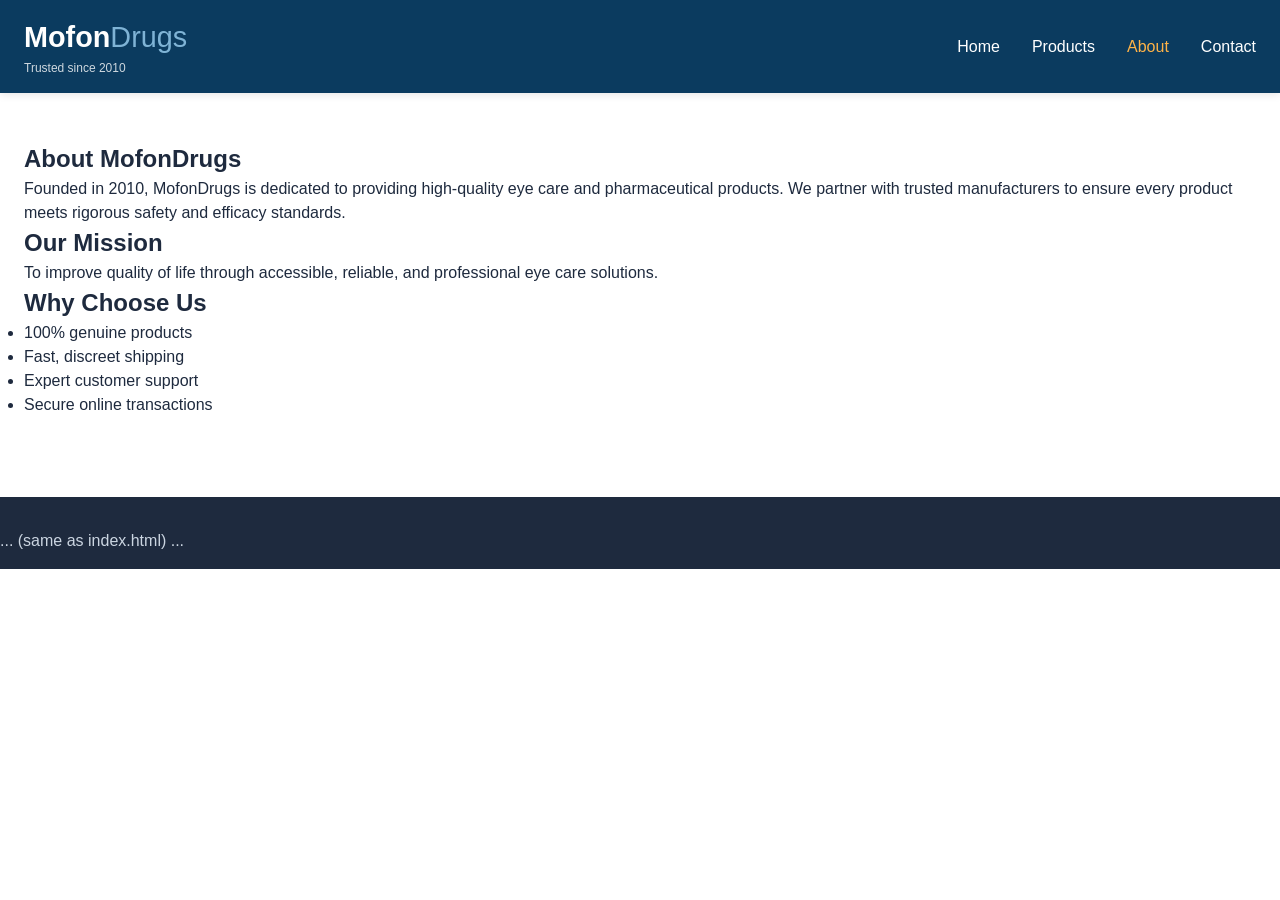
<file: about.html>
<!DOCTYPE html>
<html lang="en">
<head>
  <meta charset="UTF-8">
  <meta name="viewport" content="width=device-width, initial-scale=1.0">
  <title>About Us – MofonDrugs</title>
  <link rel="stylesheet" href="css/style.css">
</head>
<body>

<header>
  <div class="container header-flex">
    <div class="logo"><h1>Mofon<span>Drugs</span></h1><p class="tagline">Trusted since 2010</p></div>
    <nav><ul><li><a href="index.html">Home</a></li><li><a href="index.html#products">Products</a></li><li><a href="about.html" class="active">About</a></li><li><a href="contact.html">Contact</a></li></ul></nav>
    <div class="mobile-menu-btn">☰</div>
  </div>
</header>

<main class="container">
  <section style="padding: 3rem 0;">
    <h1>About MofonDrugs</h1>
    <p>Founded in 2010, MofonDrugs is dedicated to providing high‑quality eye care and pharmaceutical products. We partner with trusted manufacturers to ensure every product meets rigorous safety and efficacy standards.</p>
    <h2>Our Mission</h2>
    <p>To improve quality of life through accessible, reliable, and professional eye care solutions.</p>
    <h2>Why Choose Us</h2>
    <ul>
      <li>100% genuine products</li>
      <li>Fast, discreet shipping</li>
      <li>Expert customer support</li>
      <li>Secure online transactions</li>
    </ul>
  </section>
</main>

<footer>... (same as index.html) ...</footer>
<script src="js/main.js"></script> <!-- not necessary but keeps consistency -->
</body>
</html>
</file>
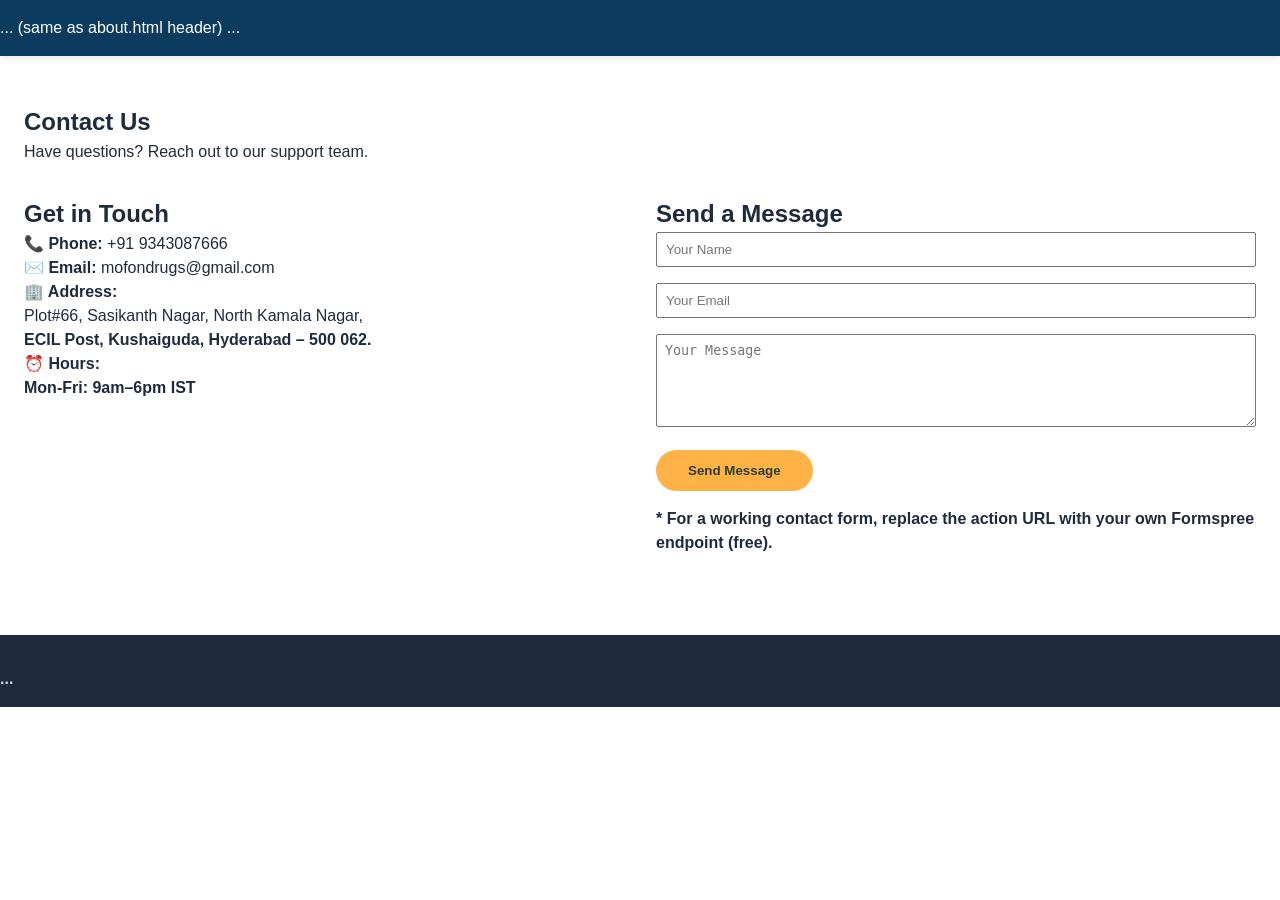
<file: contact.html>
<!DOCTYPE html>
<html lang="en">
<head>
  <meta charset="UTF-8">
  <meta name="viewport" content="width=device-width, initial-scale=1.0">
  <title>Contact – MofonDrugs</title>
  <link rel="stylesheet" href="css/style.css">
</head>
<body>
<header>... (same as about.html header) ...</header>
<main class="container">
  <section style="padding: 3rem 0;">
    <h1>Contact Us</h1>
    <p>Have questions? Reach out to our support team.</p>
    <div style="display: grid; grid-template-columns: 1fr 1fr; gap: 2rem; margin-top: 2rem;">
      <div>
        <h2>Get in Touch</h2>
        <p><strong>📞 Phone:</strong> +91 9343087666</p>
        <p><strong>✉️ Email:</strong> mofondrugs@gmail.com</p>
        <p><strong>🏢 Address:</strong><br>Plot#66, Sasikanth Nagar, North Kamala Nagar,<p>
		<p><strong>ECIL Post, Kushaiguda, Hyderabad – 500 062.</p>
        <p><strong>⏰ Hours:</strong><br>Mon-Fri: 9am–6pm IST</p>
      </div>
      <div>
        <h2>Send a Message</h2>
        <form action="https://formspree.io/f/your-form-id" method="POST">
          <input type="text" name="name" placeholder="Your Name" required style="width:100%; padding:0.5rem; margin-bottom:1rem;">
          <input type="email" name="email" placeholder="Your Email" required style="width:100%; padding:0.5rem; margin-bottom:1rem;">
          <textarea name="message" placeholder="Your Message" rows="5" required style="width:100%; padding:0.5rem; margin-bottom:1rem;"></textarea>
          <button type="submit" class="cta-button">Send Message</button>
        </form>
        <p class="small" style="margin-top:1rem;">* For a working contact form, replace the action URL with your own Formspree endpoint (free).</p>
      </div>
    </div>
  </section>
</main>
<footer>...</footer>
</body>
</html>
</file>
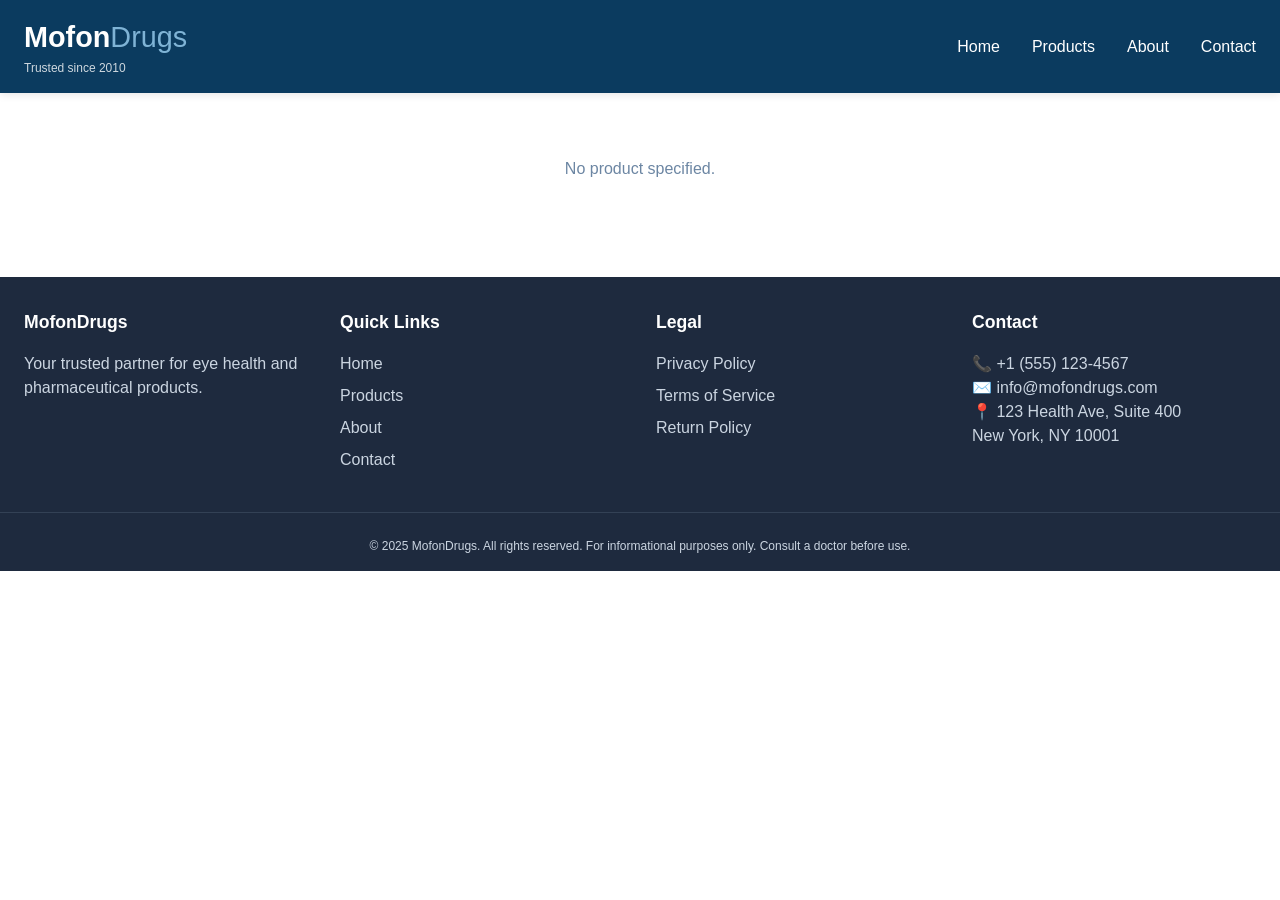
<file: product.html>
<!DOCTYPE html>
<html lang="en">
<head>
  <meta charset="UTF-8">
  <meta name="viewport" content="width=device-width, initial-scale=1.0">
  <title>Product Details – MofonDrugs</title>
  <link rel="stylesheet" href="css/style.css">
</head>
<body>

<header>
  <div class="container header-flex">
    <div class="logo">
      <h1>Mofon<span>Drugs</span></h1>
      <p class="tagline">Trusted since 2010</p>
    </div>
    <nav>
      <ul>
        <li><a href="index.html">Home</a></li>
        <li><a href="index.html#products">Products</a></li>
        <li><a href="about.html">About</a></li>
        <li><a href="contact.html">Contact</a></li>
      </ul>
    </nav>
    <div class="mobile-menu-btn">☰</div>
  </div>
</header>

<main class="container product-detail-container">
  <div id="productDetail" class="product-detail">
    <div class="loading-skeleton">Loading product details...</div>
  </div>
</main>

<footer>
  <div class="container footer-grid">
    <div class="footer-col">
      <h3>MofonDrugs</h3>
      <p>Your trusted partner for eye health and pharmaceutical products.</p>
    </div>
    <div class="footer-col">
      <h3>Quick Links</h3>
      <ul>
        <li><a href="index.html">Home</a></li>
        <li><a href="index.html#products">Products</a></li>
        <li><a href="about.html">About</a></li>
        <li><a href="contact.html">Contact</a></li>
      </ul>
    </div>
    <div class="footer-col">
      <h3>Legal</h3>
      <ul>
        <li><a href="#">Privacy Policy</a></li>
        <li><a href="#">Terms of Service</a></li>
        <li><a href="#">Return Policy</a></li>
      </ul>
    </div>
    <div class="footer-col">
      <h3>Contact</h3>
      <p>📞 +1 (555) 123-4567</p>
      <p>✉️ info@mofondrugs.com</p>
      <p>📍 123 Health Ave, Suite 400<br>New York, NY 10001</p>
    </div>
  </div>
  <div class="footer-bottom">
    <p>© 2025 MofonDrugs. All rights reserved. For informational purposes only. Consult a doctor before use.</p>
  </div>
</footer>

<script src="js/product.js"></script>
</body>
</html>
</file>
<file: css/style.css>
/* Reset & Base */
* { margin: 0; padding: 0; box-sizing: border-box; }
body { font-family: 'Segoe UI', Roboto, 'Helvetica Neue', sans-serif; background: #ffffff; color: #1e2a3e; line-height: 1.5; scroll-behavior: smooth; }
.container { max-width: 1280px; margin: 0 auto; padding: 0 1.5rem; }

/* Header */
header { background: #0b3b5f; color: white; padding: 1rem 0; position: sticky; top: 0; z-index: 100; box-shadow: 0 2px 8px rgba(0,0,0,0.1); }
.header-flex { display: flex; justify-content: space-between; align-items: center; flex-wrap: wrap; }
.logo h1 { font-size: 1.8rem; font-weight: 600; }
.logo h1 span { font-weight: 300; color: #7fb3d5; }
.tagline { font-size: 0.75rem; opacity: 0.8; }
nav ul { display: flex; gap: 2rem; list-style: none; }
nav a { color: white; text-decoration: none; font-weight: 500; transition: 0.2s; }
nav a:hover, nav a.active { color: #ffb347; }
.mobile-menu-btn { display: none; font-size: 1.8rem; cursor: pointer; }

/* Hero */
.hero { background: linear-gradient(135deg, #eef2f7 0%, #d9e2ec 100%); padding: 4rem 0; text-align: center; }
.hero-content h2 { font-size: 2.2rem; margin-bottom: 1rem; color: #0b3b5f; }
.hero-content p { font-size: 1.2rem; max-width: 700px; margin: 0 auto 1.5rem; color: #2c3e50; }
.cta-button { display: inline-block; background: #ffb347; color: #2c3e2f; padding: 0.8rem 2rem; border-radius: 40px; text-decoration: none; font-weight: bold; transition: 0.2s; border: none; cursor: pointer; }
.cta-button:hover { background: #ff9f1a; transform: translateY(-2px); }

/* Section Titles */
.section-title { font-size: 2rem; text-align: center; margin-bottom: 2rem; color: #0b3b5f; }

/* Search */
.search-filter { margin-bottom: 2rem; text-align: center; }
#searchInput { width: 100%; max-width: 400px; padding: 0.8rem 1.2rem; border: 1px solid #ccc; border-radius: 40px; font-size: 1rem; }

/* Products Grid */
.products-grid { display: grid; grid-template-columns: repeat(auto-fill, minmax(280px, 1fr)); gap: 2rem; }
.product-card { background: white; border-radius: 16px; overflow: hidden; box-shadow: 0 4px 12px rgba(0,0,0,0.08); transition: transform 0.25s ease, box-shadow 0.25s ease; animation: fadeInUp 0.5s ease forwards; opacity: 0; }
.product-card:hover { transform: translateY(-5px); box-shadow: 0 12px 24px rgba(0,0,0,0.12); }
.product-card img { width: 100%; height: 200px; object-fit: cover; background: #f0f2f5; }
.product-info { padding: 1.2rem; }
.product-name { font-size: 1.1rem; font-weight: 700; margin-bottom: 0.3rem; color: #0b3b5f; }
.product-sku { font-size: 0.7rem; color: #6c86a3; text-transform: uppercase; margin-bottom: 0.5rem; }
.product-price { font-size: 1rem; font-weight: 600; color: #e67e22; margin: 0.5rem 0; }
.product-desc { font-size: 0.85rem; color: #2c3e50; margin: 0.5rem 0; display: -webkit-box; -webkit-line-clamp: 3; -webkit-box-orient: vertical; overflow: hidden; }
.view-link { display: inline-block; margin-top: 0.5rem; background: #eef2f7; padding: 0.4rem 1rem; border-radius: 30px; text-decoration: none; font-size: 0.8rem; color: #1b4f72; transition: 0.2s; }
.view-link:hover { background: #1b4f72; color: white; }

/* Trust Badges */
.trust-badges { background: #f8fafc; padding: 3rem 0; margin-top: 3rem; }
.badge-grid { display: grid; grid-template-columns: repeat(auto-fit, minmax(200px, 1fr)); gap: 2rem; text-align: center; }
.badge-icon { font-size: 2.5rem; margin-bottom: 0.5rem; }
.badge h3 { font-size: 1.1rem; margin-bottom: 0.3rem; color: #0b3b5f; }
.badge p { font-size: 0.8rem; color: #4a627a; }

/* Footer */
footer { background: #1e2a3e; color: #cbd5e1; padding: 2rem 0 1rem; margin-top: 2rem; }
.footer-grid { display: grid; grid-template-columns: repeat(auto-fit, minmax(200px, 1fr)); gap: 2rem; margin-bottom: 2rem; }
.footer-col h3 { color: white; margin-bottom: 1rem; font-size: 1.1rem; }
.footer-col ul { list-style: none; }
.footer-col li { margin-bottom: 0.5rem; }
.footer-col a { color: #cbd5e1; text-decoration: none; }
.footer-col a:hover { color: #ffb347; }
.footer-bottom { text-align: center; font-size: 0.75rem; border-top: 1px solid #334155; padding-top: 1.5rem; margin-top: 1rem; }

/* Product Detail Page */
.product-detail-container { padding: 2rem 0; }
.detail-grid { display: grid; grid-template-columns: 1fr 1fr; gap: 2rem; }
.detail-images img { width: 100%; border-radius: 16px; margin-bottom: 1rem; }
.detail-info h1 { font-size: 2rem; color: #0b3b5f; margin-bottom: 0.5rem; }
.detail-sku, .detail-price, .detail-category { margin: 0.5rem 0; }
.detail-price { font-size: 1.5rem; font-weight: bold; color: #e67e22; }
.loading-skeleton, .no-results { text-align: center; padding: 2rem; color: #6c86a3; }

/* Animations */
@keyframes fadeInUp { from { opacity: 0; transform: translateY(15px); } to { opacity: 1; transform: translateY(0); } }

/* Mobile */
@media (max-width: 768px) {
  nav ul { display: none; flex-direction: column; background: #0b3b5f; position: absolute; top: 70px; left: 0; width: 100%; padding: 1rem; text-align: center; }
  nav ul.show { display: flex; }
  .mobile-menu-btn { display: block; }
  .hero-content h2 { font-size: 1.6rem; }
  .products-grid { gap: 1rem; }
  .detail-grid { grid-template-columns: 1fr; }
}
</file>
